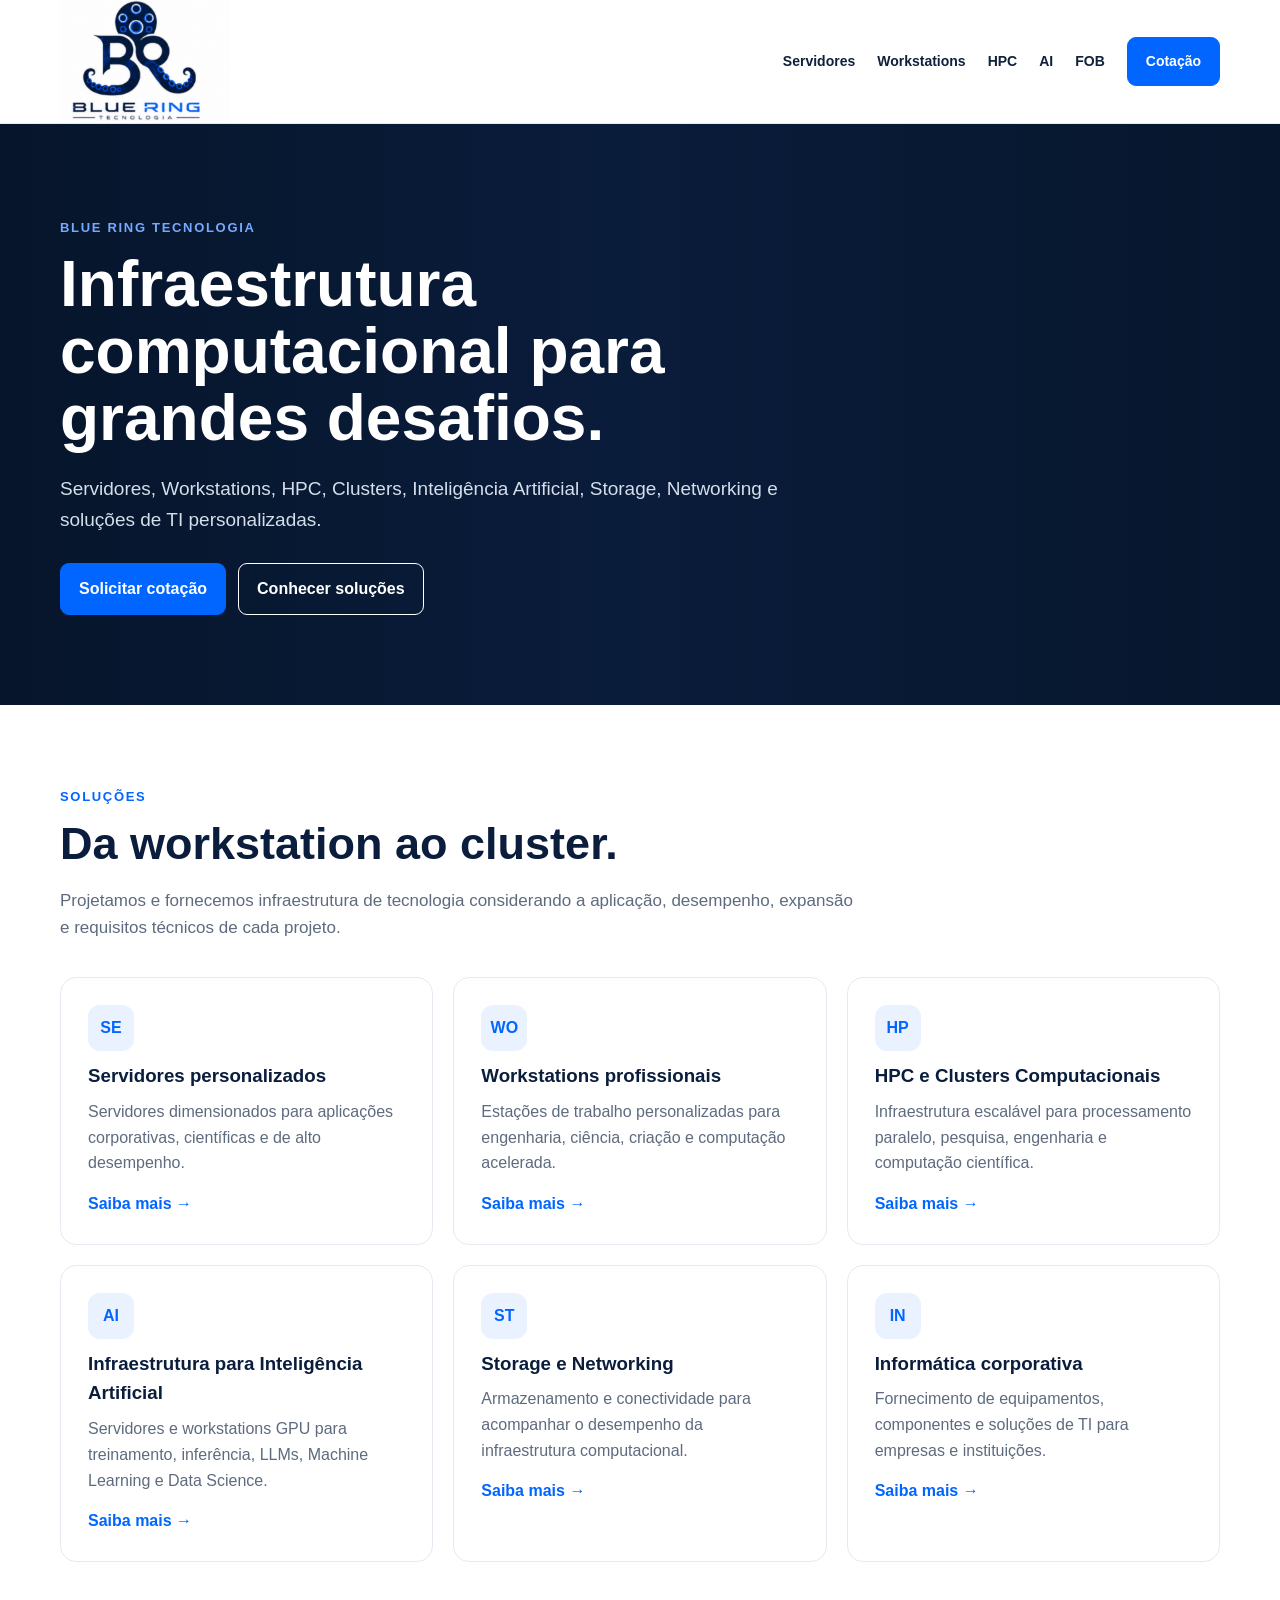
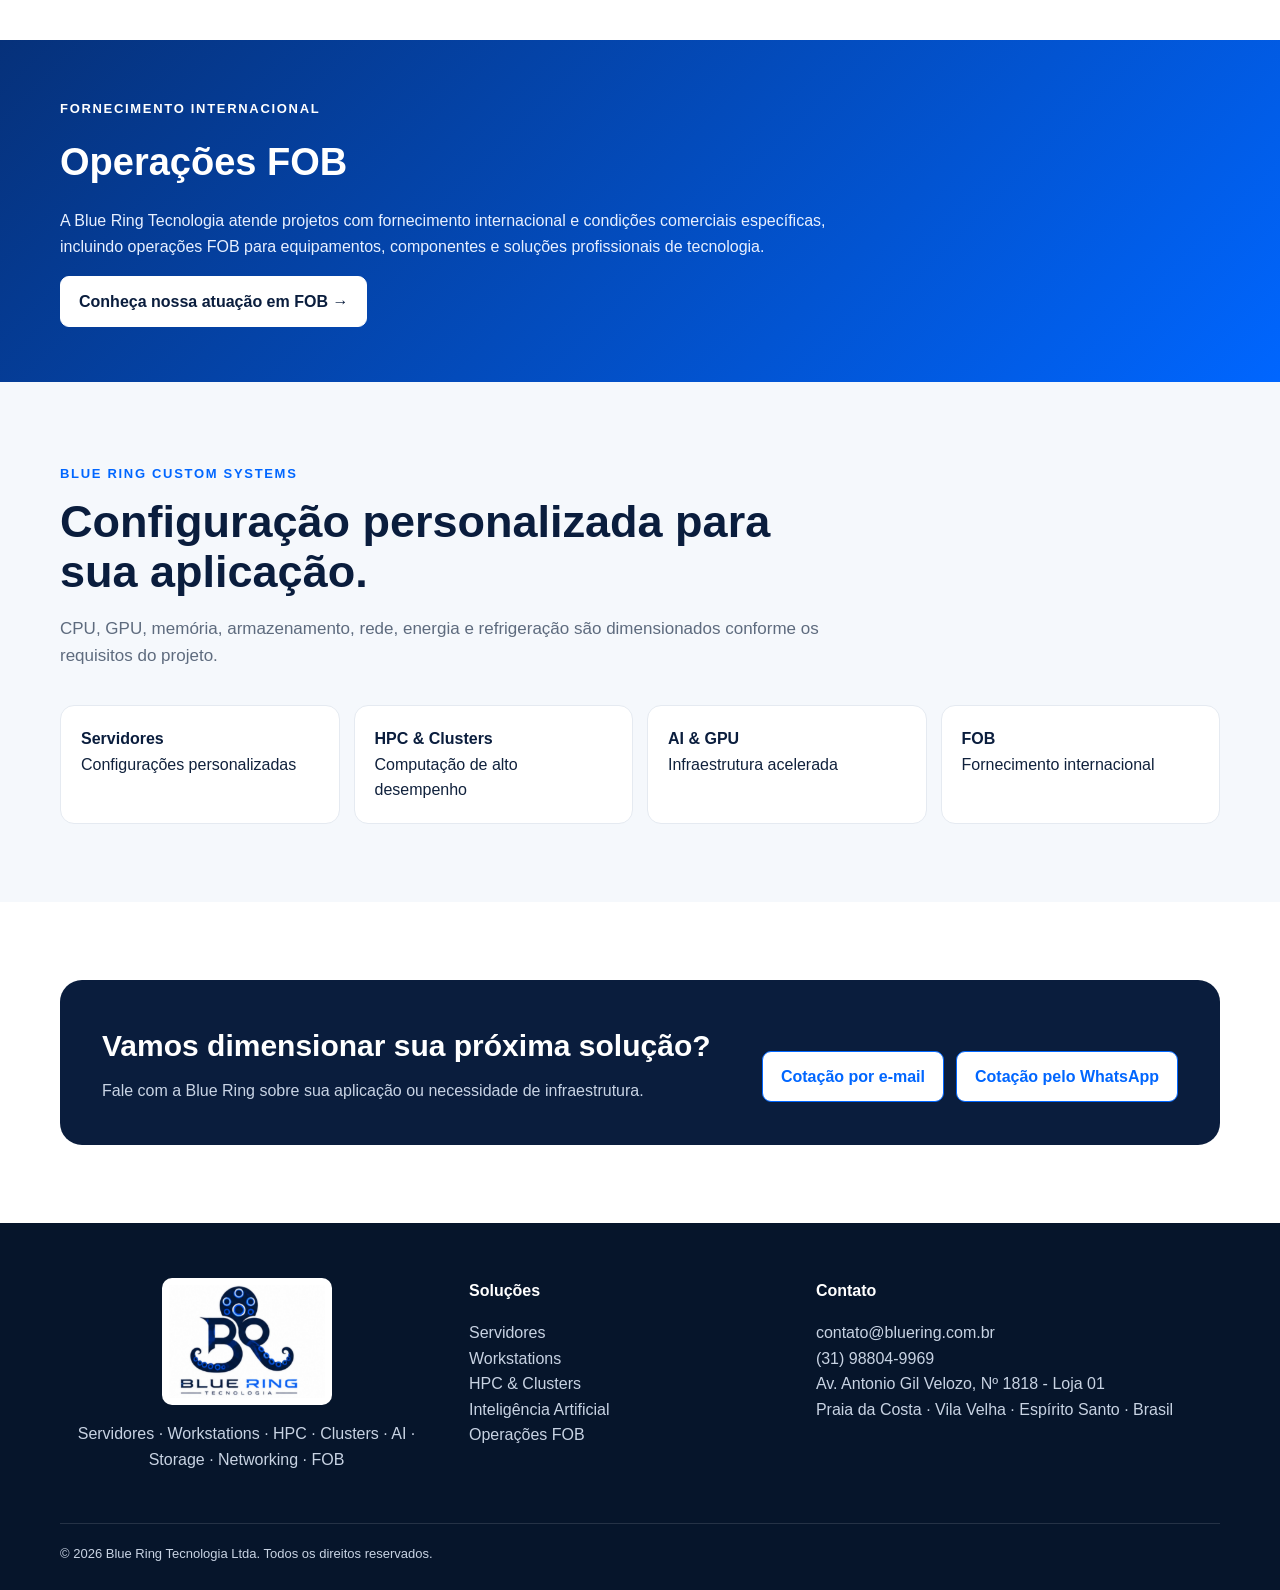
<file: index.html>
<!doctype html><html lang="pt-BR"><head><meta charset="utf-8"><meta name="viewport" content="width=device-width,initial-scale=1"><title>Servidores, Workstations, HPC, AI e FOB | Blue Ring Tecnologia</title><meta name="description" content="Blue Ring Tecnologia: servidores, workstations, HPC, clusters, infraestrutura para inteligência artificial, storage, networking, informática e operações FOB."><link rel="canonical" href="https://bluering.com.br/"><link rel="stylesheet" href="./style.css">  <link rel="icon" href="favicon.ico" sizes="any">
  <link rel="icon" type="image/png" sizes="32x32" href="favicon-32x32.png">
  <link rel="icon" type="image/png" sizes="16x16" href="favicon-16x16.png">
  <link rel="apple-touch-icon" sizes="180x180" href="apple-touch-icon.png">
</head><body><nav class="nav"><div class="wrap navin"><a class="brand" href="./"><img src="./BlueRing_Premium_4096.png" alt="Blue Ring Tecnologia"></a><div class="links"><a href="./servidores/">Servidores</a><a href="./workstations/">Workstations</a><a href="./hpc-clusters/">HPC</a><a href="./inteligencia-artificial/">AI</a><a href="./fornecimento-fob/">FOB</a><a class="btn primary" href="./contato/">Cotação</a></div><button class="menu" aria-label="Abrir menu" onclick="document.querySelector('.mobile').classList.toggle('open')">☰</button><div class="mobile"><a href="./servidores/">Servidores</a><a href="./workstations/">Workstations</a><a href="./hpc-clusters/">HPC & Clusters</a><a href="./inteligencia-artificial/">Inteligência Artificial</a><a href="./storage-networking/">Storage & Networking</a><a href="./fornecimento-fob/">Operações FOB</a><a href="./contato/">Contato / Cotação</a></div></div></nav><header class="hero hero-video"><video class="hero-bg-video" autoplay muted loop playsinline preload="metadata" aria-hidden="true"><source src="./server-rack-hero.mp4" type="video/mp4"></video><div class="hero-overlay"></div><div class="wrap hero-content"><div class="hero-copy"><span class="eyebrow">Blue Ring Tecnologia</span><h1>Infraestrutura computacional para grandes desafios.</h1><p>Servidores, Workstations, HPC, Clusters, Inteligência Artificial, Storage, Networking e soluções de TI personalizadas.</p><div class="actions"><a class="btn primary" href="./contato/">Solicitar cotação</a><a class="btn" style="border-color:#fff;color:#fff;background:transparent" href="./hpc-clusters/">Conhecer soluções</a></div></div></div></header><section class="section"><div class="wrap"><div class="head"><span class="eyebrow">Soluções</span><h2>Da workstation ao cluster.</h2><p>Projetamos e fornecemos infraestrutura de tecnologia considerando a aplicação, desempenho, expansão e requisitos técnicos de cada projeto.</p></div><div class="cards"><article class="card"><div class="icon">SE</div><h3>Servidores personalizados</h3><p>Servidores dimensionados para aplicações corporativas, científicas e de alto desempenho.</p><a class="more" href="./servidores/">Saiba mais →</a></article><article class="card"><div class="icon">WO</div><h3>Workstations profissionais</h3><p>Estações de trabalho personalizadas para engenharia, ciência, criação e computação acelerada.</p><a class="more" href="./workstations/">Saiba mais →</a></article><article class="card"><div class="icon">HP</div><h3>HPC e Clusters Computacionais</h3><p>Infraestrutura escalável para processamento paralelo, pesquisa, engenharia e computação científica.</p><a class="more" href="./hpc-clusters/">Saiba mais →</a></article><article class="card"><div class="icon">AI</div><h3>Infraestrutura para Inteligência Artificial</h3><p>Servidores e workstations GPU para treinamento, inferência, LLMs, Machine Learning e Data Science.</p><a class="more" href="./inteligencia-artificial/">Saiba mais →</a></article><article class="card"><div class="icon">ST</div><h3>Storage e Networking</h3><p>Armazenamento e conectividade para acompanhar o desempenho da infraestrutura computacional.</p><a class="more" href="./storage-networking/">Saiba mais →</a></article><article class="card"><div class="icon">IN</div><h3>Informática corporativa</h3><p>Fornecimento de equipamentos, componentes e soluções de TI para empresas e instituições.</p><a class="more" href="./informatica-corporativa/">Saiba mais →</a></article></div></div></section><section class="fob-band"><div class="wrap"><span class="eyebrow" style="color:#fff">Fornecimento internacional</span><h2>Operações FOB</h2><p>A Blue Ring Tecnologia atende projetos com fornecimento internacional e condições comerciais específicas, incluindo operações FOB para equipamentos, componentes e soluções profissionais de tecnologia.</p><a class="btn" href="./fornecimento-fob/">Conheça nossa atuação em FOB →</a></div></section><section class="section soft"><div class="wrap"><div class="head"><span class="eyebrow">Blue Ring Custom Systems</span><h2>Configuração personalizada para sua aplicação.</h2><p>CPU, GPU, memória, armazenamento, rede, energia e refrigeração são dimensionados conforme os requisitos do projeto.</p></div><div class="facts"><div class="fact"><b>Servidores</b><span>Configurações personalizadas</span></div><div class="fact"><b>HPC & Clusters</b><span>Computação de alto desempenho</span></div><div class="fact"><b>AI & GPU</b><span>Infraestrutura acelerada</span></div><div class="fact"><b>FOB</b><span>Fornecimento internacional</span></div></div></div></section><section class="section"><div class="wrap"><div class="cta"><div><h2>Vamos dimensionar sua próxima solução?</h2><p>Fale com a Blue Ring sobre sua aplicação ou necessidade de infraestrutura.</p></div><div class="actions"><a class="btn" href="./contato/#cotacao">Cotação por e-mail</a><a class="btn" href="https://wa.me/5531988049969?text=Olá%2C%20Blue%20Ring%20Tecnologia!%20Gostaria%20de%20solicitar%20uma%20cotação." target="_blank">Cotação pelo WhatsApp</a></div></div></div></section><footer><div class="wrap"><div class="foot"><div><a href="./"><img src="./BlueRing_Premium_4096.png" alt="Blue Ring Tecnologia"></a><p>Servidores · Workstations · HPC · Clusters · AI · Storage · Networking · FOB</p></div><div><strong>Soluções</strong><p><a href="./servidores/">Servidores</a><br><a href="./workstations/">Workstations</a><br><a href="./hpc-clusters/">HPC & Clusters</a><br><a href="./inteligencia-artificial/">Inteligência Artificial</a><br><a href="./fornecimento-fob/">Operações FOB</a></p></div><div><strong>Contato</strong><p><a href="mailto:contato@bluering.com.br">contato@bluering.com.br</a><br><a href="https://wa.me/5531988049969">(31) 98804-9969</a><br>Av. Antonio Gil Velozo, Nº 1818 - Loja 01<br>Praia da Costa · Vila Velha · Espírito Santo · Brasil</p></div></div><div class="copyright">© 2026 Blue Ring Tecnologia Ltda. Todos os direitos reservados.</div></div></footer></body></html>
</file>
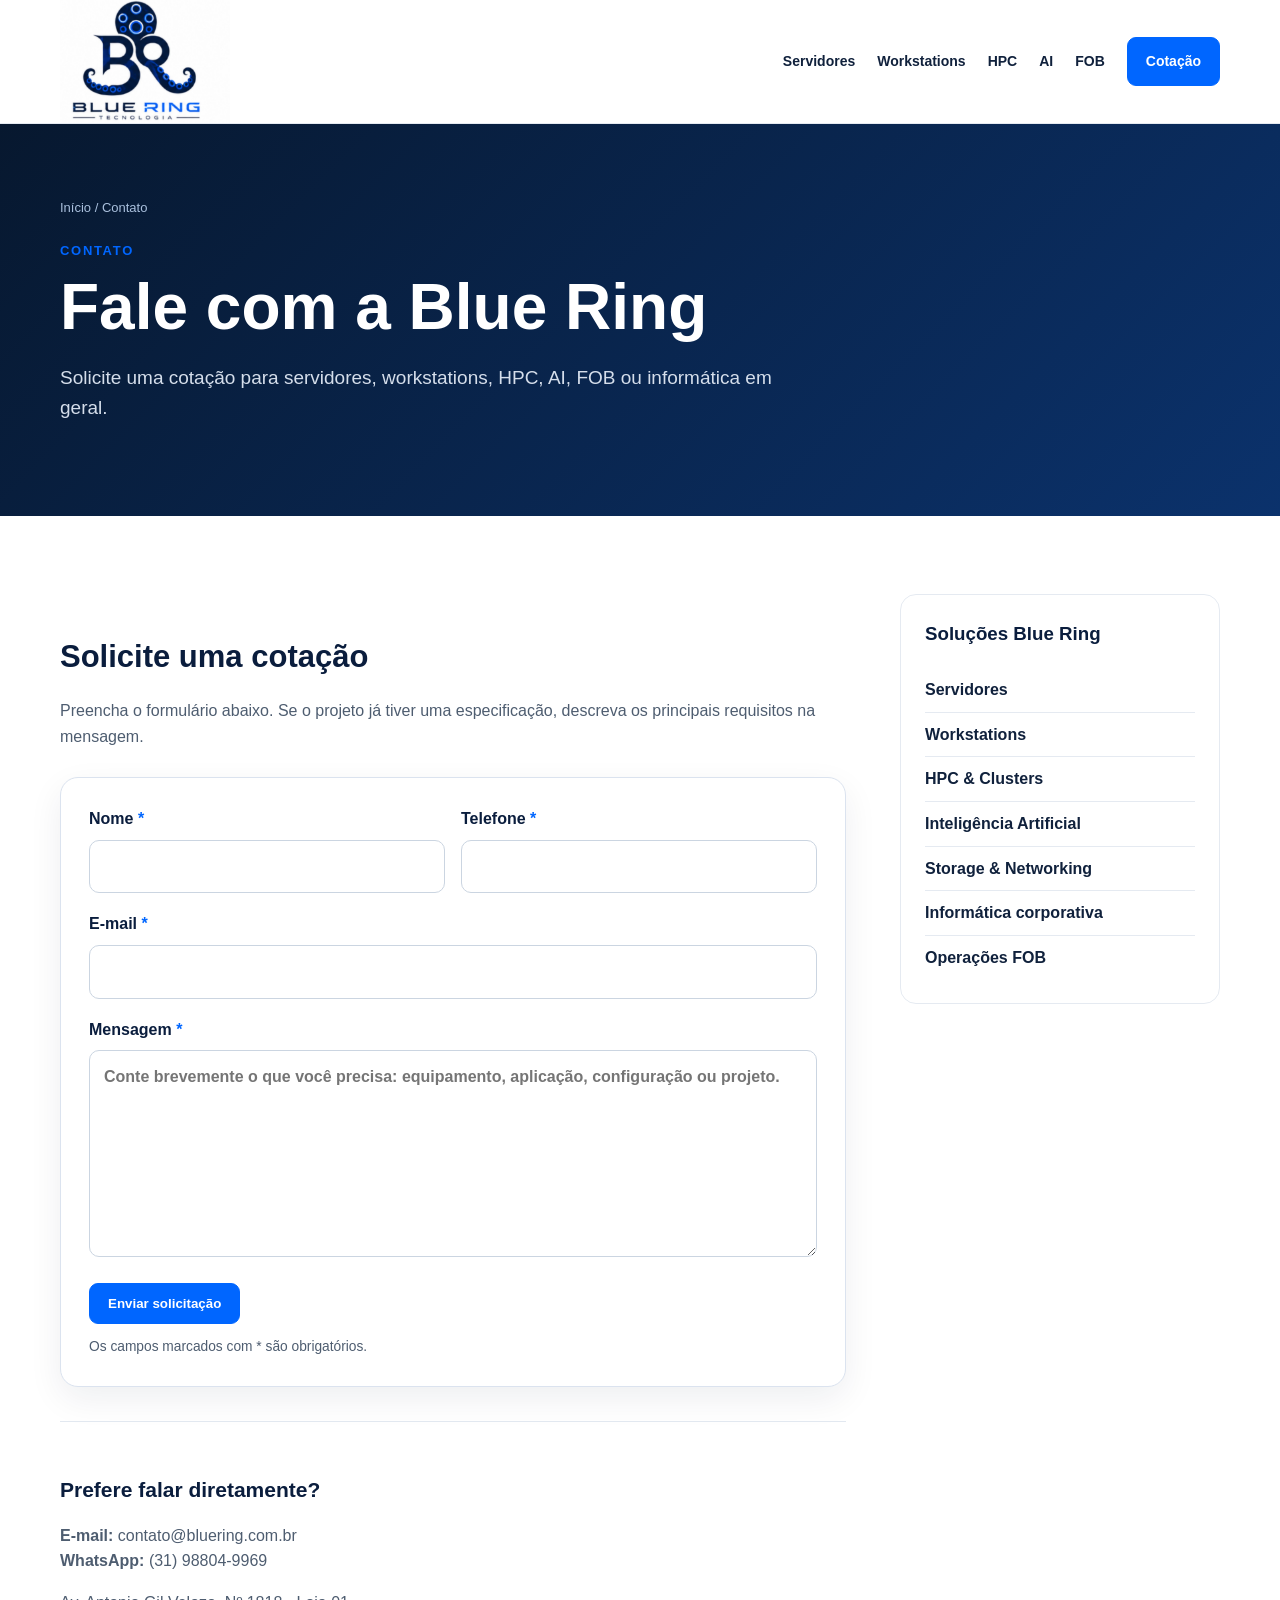
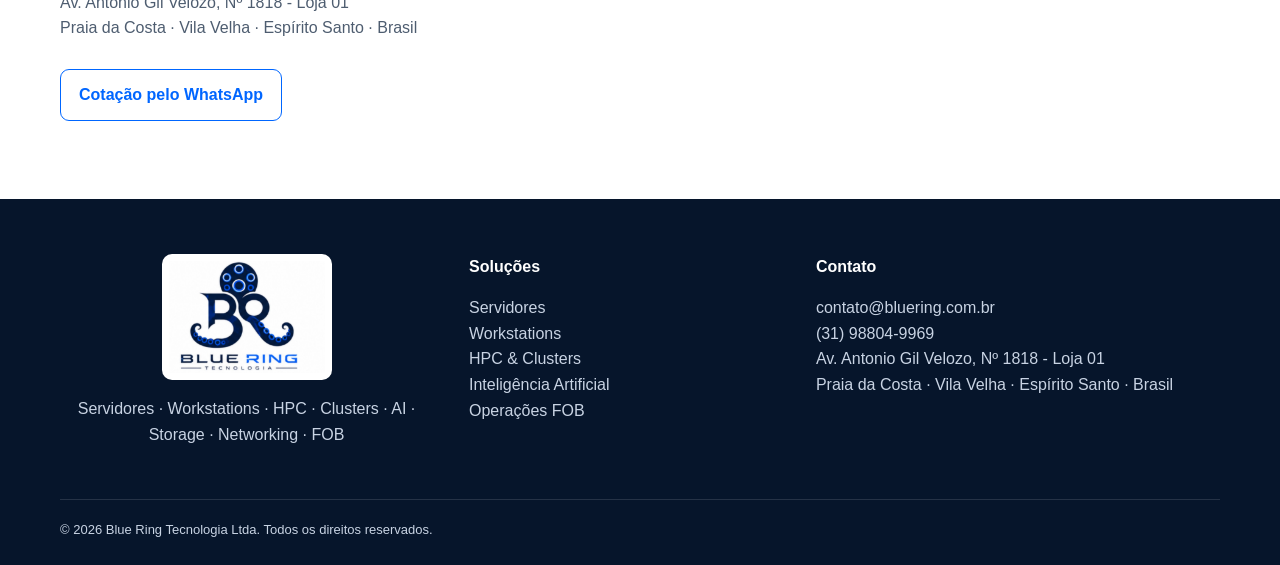
<file: contato/index.html>
<!doctype html><html lang="pt-BR"><head><meta charset="utf-8"><meta name="viewport" content="width=device-width,initial-scale=1"><title>Fale com a Blue Ring | Blue Ring Tecnologia</title><meta name="description" content="Solicite uma cotação para servidores, workstations, HPC, AI, FOB ou informática em geral."><link rel="canonical" href="https://bluering.com.br/contato/"><link rel="stylesheet" href="../style.css">  <link rel="icon" href="../favicon.ico" sizes="any">
  <link rel="icon" type="image/png" sizes="32x32" href="../favicon-32x32.png">
  <link rel="icon" type="image/png" sizes="16x16" href="../favicon-16x16.png">
  <link rel="apple-touch-icon" sizes="180x180" href="../apple-touch-icon.png">
</head><body><nav class="nav"><div class="wrap navin"><a class="brand" href="../"><img src="../BlueRing_Premium_4096.png" alt="Blue Ring Tecnologia"></a><div class="links"><a href="../servidores/">Servidores</a><a href="../workstations/">Workstations</a><a href="../hpc-clusters/">HPC</a><a href="../inteligencia-artificial/">AI</a><a href="../fornecimento-fob/">FOB</a><a class="btn primary" href="../contato/">Cotação</a></div><button class="menu" aria-label="Abrir menu" onclick="document.querySelector('.mobile').classList.toggle('open')">☰</button><div class="mobile"><a href="../servidores/">Servidores</a><a href="../workstations/">Workstations</a><a href="../hpc-clusters/">HPC & Clusters</a><a href="../inteligencia-artificial/">Inteligência Artificial</a><a href="../storage-networking/">Storage & Networking</a><a href="../fornecimento-fob/">Operações FOB</a><a href="../contato/">Contato / Cotação</a></div></div></nav><header class="pagehero"><div class="wrap"><div class="breadcrumbs"><a href="../">Início</a> / Contato</div><span class="eyebrow">Contato</span><h1>Fale com a Blue Ring</h1><p>Solicite uma cotação para servidores, workstations, HPC, AI, FOB ou informática em geral.</p></div></header><main class="section"><div class="wrap content"><article class="prose"><h2 id="cotacao">Solicite uma cotação</h2><p>Preencha o formulário abaixo. Se o projeto já tiver uma especificação, descreva os principais requisitos na mensagem.</p><form class="quote-form" action="https://formsubmit.co/contato@bluering.com.br" method="POST"><input type="hidden" name="_subject" value="Nova solicitação de cotação - Site Blue Ring"><input type="hidden" name="_template" value="table"><input type="text" name="_honey" class="form-trap" tabindex="-1" autocomplete="off"><div class="form-grid"><label>Nome <span>*</span><input type="text" name="Nome" autocomplete="name" required></label><label>Telefone <span>*</span><input type="tel" name="Telefone" autocomplete="tel" required></label></div><label>E-mail <span>*</span><input type="email" name="Email" autocomplete="email" required></label><label>Mensagem <span>*</span><textarea name="Mensagem" rows="7" required placeholder="Conte brevemente o que você precisa: equipamento, aplicação, configuração ou projeto."></textarea></label><button class="btn primary" type="submit">Enviar solicitação</button><p class="form-note">Os campos marcados com * são obrigatórios.</p></form><div class="contact-direct"><h3>Prefere falar diretamente?</h3><p><strong>E-mail:</strong> <a class="more" href="mailto:contato@bluering.com.br">contato@bluering.com.br</a><br><strong>WhatsApp:</strong> <a class="more" href="https://wa.me/5531988049969" target="_blank" rel="noopener">(31) 98804-9969</a></p><p>Av. Antonio Gil Velozo, Nº 1818 - Loja 01<br>Praia da Costa · Vila Velha · Espírito Santo · Brasil</p><div class="actions"><a class="btn" href="https://wa.me/5531988049969?text=Olá%2C%20Blue%20Ring%20Tecnologia!%20Gostaria%20de%20solicitar%20uma%20cotação." target="_blank" rel="noopener">Cotação pelo WhatsApp</a></div></div></article><aside class="aside"><h3>Soluções Blue Ring</h3><a href="../servidores/">Servidores</a><a href="../workstations/">Workstations</a><a href="../hpc-clusters/">HPC & Clusters</a><a href="../inteligencia-artificial/">Inteligência Artificial</a><a href="../storage-networking/">Storage & Networking</a><a href="../informatica-corporativa/">Informática corporativa</a><a href="../fornecimento-fob/">Operações FOB</a></aside></div></main><footer><div class="wrap"><div class="foot"><div><a href="../"><img src="../BlueRing_Premium_4096.png" alt="Blue Ring Tecnologia"></a><p>Servidores · Workstations · HPC · Clusters · AI · Storage · Networking · FOB</p></div><div><strong>Soluções</strong><p><a href="../servidores/">Servidores</a><br><a href="../workstations/">Workstations</a><br><a href="../hpc-clusters/">HPC & Clusters</a><br><a href="../inteligencia-artificial/">Inteligência Artificial</a><br><a href="../fornecimento-fob/">Operações FOB</a></p></div><div><strong>Contato</strong><p><a href="mailto:contato@bluering.com.br">contato@bluering.com.br</a><br><a href="https://wa.me/5531988049969">(31) 98804-9969</a><br>Av. Antonio Gil Velozo, Nº 1818 - Loja 01<br>Praia da Costa · Vila Velha · Espírito Santo · Brasil</p></div></div><div class="copyright">© 2026 Blue Ring Tecnologia Ltda. Todos os direitos reservados.</div></div></footer></body></html>
</file>
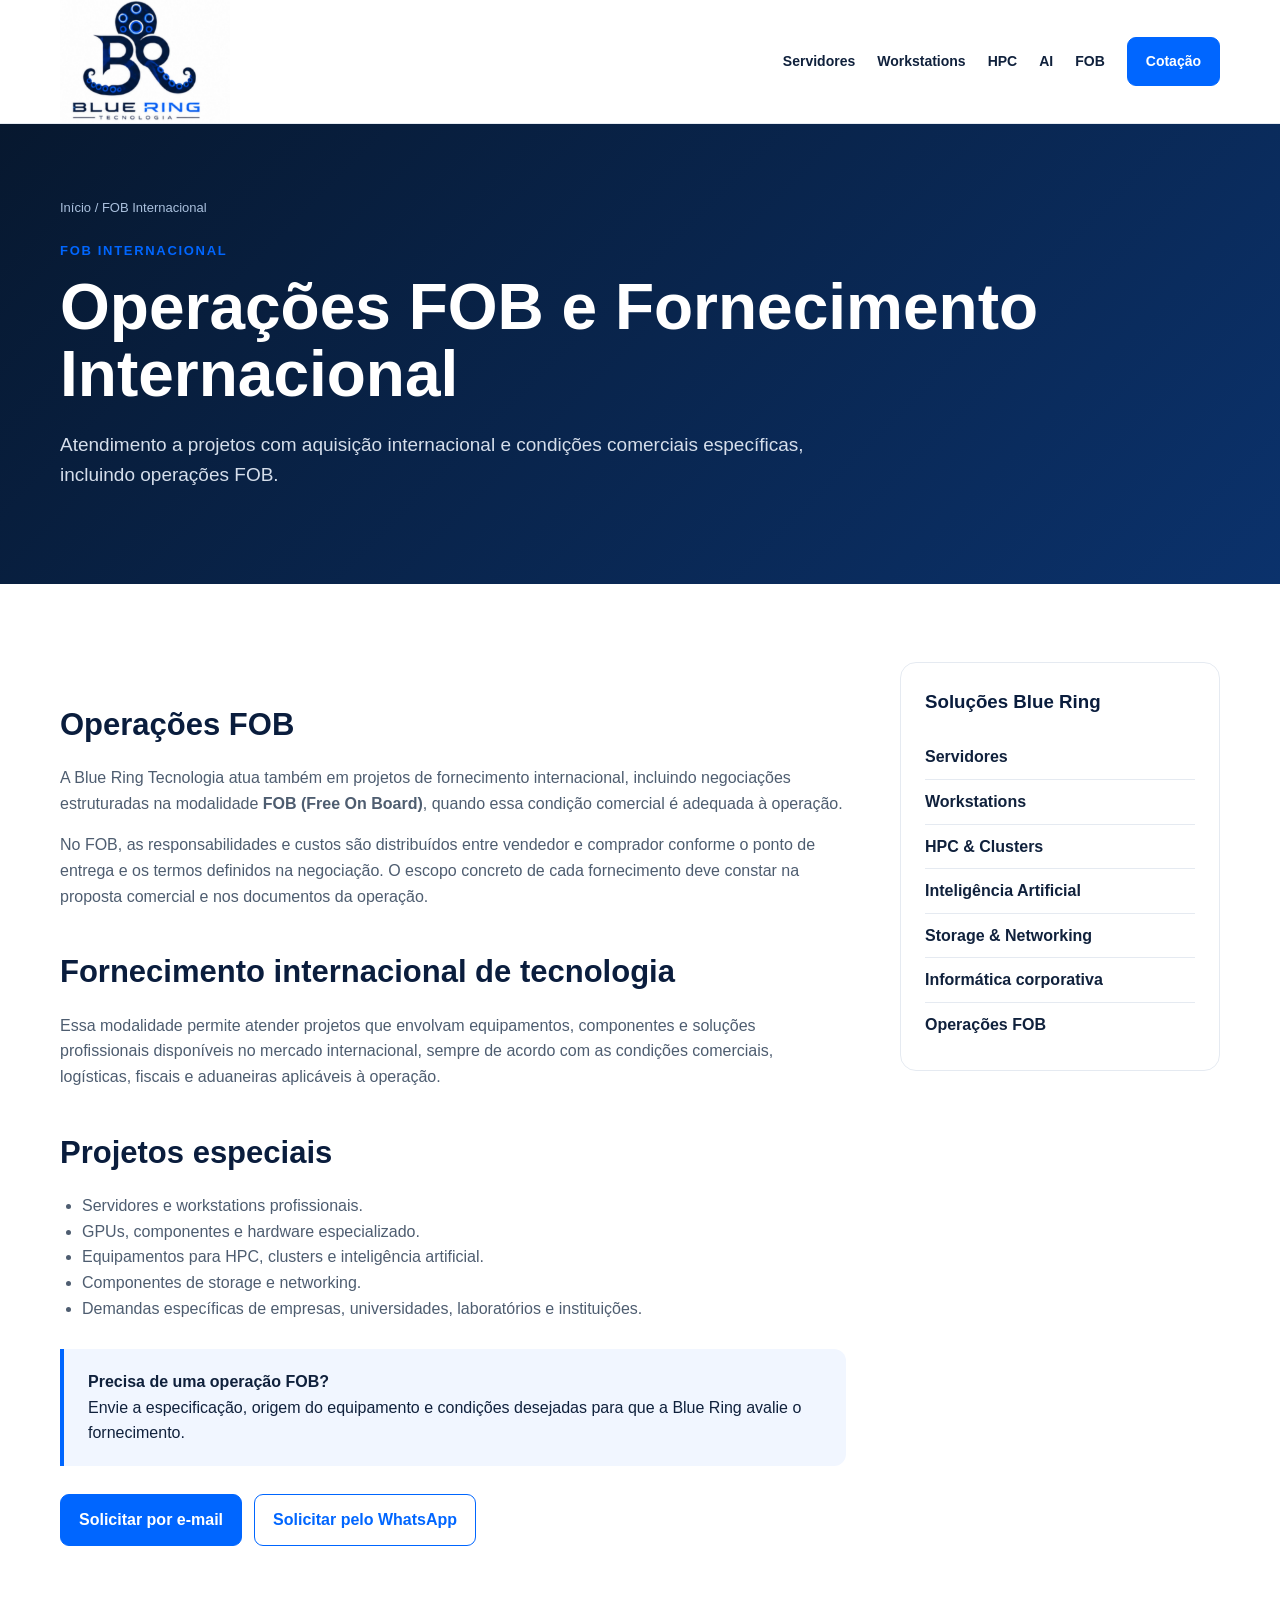
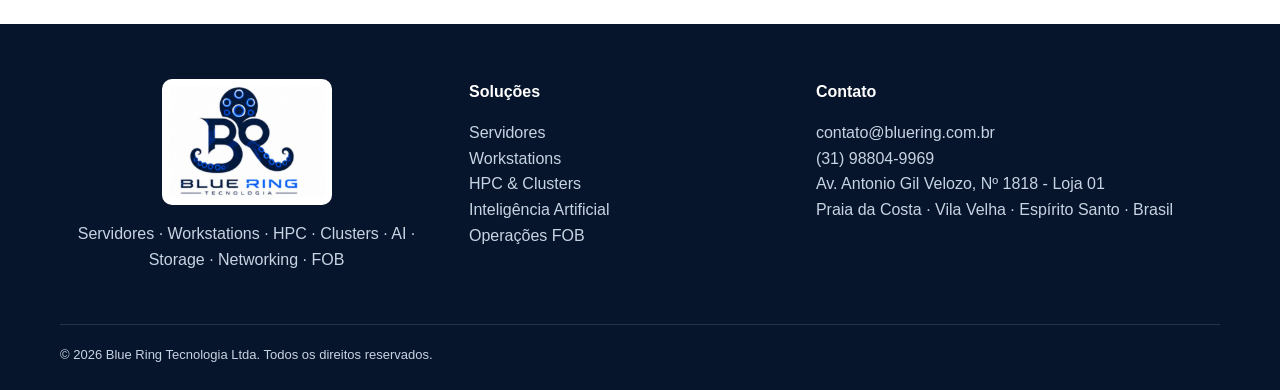
<file: fornecimento-fob/index.html>
<!doctype html><html lang="pt-BR"><head><meta charset="utf-8"><meta name="viewport" content="width=device-width,initial-scale=1"><title>Operações FOB e Fornecimento Internacional | Blue Ring Tecnologia</title><meta name="description" content="Atendimento a projetos com aquisição internacional e condições comerciais específicas, incluindo operações FOB."><link rel="canonical" href="https://bluering.com.br/fornecimento-fob/"><link rel="stylesheet" href="../style.css">  <link rel="icon" href="../favicon.ico" sizes="any">
  <link rel="icon" type="image/png" sizes="32x32" href="../favicon-32x32.png">
  <link rel="icon" type="image/png" sizes="16x16" href="../favicon-16x16.png">
  <link rel="apple-touch-icon" sizes="180x180" href="../apple-touch-icon.png">
</head><body><nav class="nav"><div class="wrap navin"><a class="brand" href="../"><img src="../BlueRing_Premium_4096.png" alt="Blue Ring Tecnologia"></a><div class="links"><a href="../servidores/">Servidores</a><a href="../workstations/">Workstations</a><a href="../hpc-clusters/">HPC</a><a href="../inteligencia-artificial/">AI</a><a href="../fornecimento-fob/">FOB</a><a class="btn primary" href="../contato/">Cotação</a></div><button class="menu" aria-label="Abrir menu" onclick="document.querySelector('.mobile').classList.toggle('open')">☰</button><div class="mobile"><a href="../servidores/">Servidores</a><a href="../workstations/">Workstations</a><a href="../hpc-clusters/">HPC & Clusters</a><a href="../inteligencia-artificial/">Inteligência Artificial</a><a href="../storage-networking/">Storage & Networking</a><a href="../fornecimento-fob/">Operações FOB</a><a href="../contato/">Contato / Cotação</a></div></div></nav><header class="pagehero"><div class="wrap"><div class="breadcrumbs"><a href="../">Início</a> / FOB Internacional</div><span class="eyebrow">FOB Internacional</span><h1>Operações FOB e Fornecimento Internacional</h1><p>Atendimento a projetos com aquisição internacional e condições comerciais específicas, incluindo operações FOB.</p></div></header><main class="section"><div class="wrap content"><article class="prose"><h2>Operações FOB</h2><p>A Blue Ring Tecnologia atua também em projetos de fornecimento internacional, incluindo negociações estruturadas na modalidade <strong>FOB (Free On Board)</strong>, quando essa condição comercial é adequada à operação.</p><p>No FOB, as responsabilidades e custos são distribuídos entre vendedor e comprador conforme o ponto de entrega e os termos definidos na negociação. O escopo concreto de cada fornecimento deve constar na proposta comercial e nos documentos da operação.</p><h2>Fornecimento internacional de tecnologia</h2><p>Essa modalidade permite atender projetos que envolvam equipamentos, componentes e soluções profissionais disponíveis no mercado internacional, sempre de acordo com as condições comerciais, logísticas, fiscais e aduaneiras aplicáveis à operação.</p><h2>Projetos especiais</h2><ul><li>Servidores e workstations profissionais.</li><li>GPUs, componentes e hardware especializado.</li><li>Equipamentos para HPC, clusters e inteligência artificial.</li><li>Componentes de storage e networking.</li><li>Demandas específicas de empresas, universidades, laboratórios e instituições.</li></ul><div class="highlight"><strong>Precisa de uma operação FOB?</strong><br>Envie a especificação, origem do equipamento e condições desejadas para que a Blue Ring avalie o fornecimento.</div><div class="actions"><a class="btn primary" href="../contato/#cotacao">Solicitar por e-mail</a><a class="btn" href="https://wa.me/5531988049969?text=Olá%2C%20Blue%20Ring%20Tecnologia!%20Gostaria%20de%20uma%20cotação%20sobre%20fornecimento-fob." target="_blank">Solicitar pelo WhatsApp</a></div></article><aside class="aside"><h3>Soluções Blue Ring</h3><a href="../servidores/">Servidores</a><a href="../workstations/">Workstations</a><a href="../hpc-clusters/">HPC & Clusters</a><a href="../inteligencia-artificial/">Inteligência Artificial</a><a href="../storage-networking/">Storage & Networking</a><a href="../informatica-corporativa/">Informática corporativa</a><a href="../fornecimento-fob/">Operações FOB</a></aside></div></main><footer><div class="wrap"><div class="foot"><div><a href="../"><img src="../BlueRing_Premium_4096.png" alt="Blue Ring Tecnologia"></a><p>Servidores · Workstations · HPC · Clusters · AI · Storage · Networking · FOB</p></div><div><strong>Soluções</strong><p><a href="../servidores/">Servidores</a><br><a href="../workstations/">Workstations</a><br><a href="../hpc-clusters/">HPC & Clusters</a><br><a href="../inteligencia-artificial/">Inteligência Artificial</a><br><a href="../fornecimento-fob/">Operações FOB</a></p></div><div><strong>Contato</strong><p><a href="mailto:contato@bluering.com.br">contato@bluering.com.br</a><br><a href="https://wa.me/5531988049969">(31) 98804-9969</a><br>Av. Antonio Gil Velozo, Nº 1818 - Loja 01<br>Praia da Costa · Vila Velha · Espírito Santo · Brasil</p></div></div><div class="copyright">© 2026 Blue Ring Tecnologia Ltda. Todos os direitos reservados.</div></div></footer></body></html>
</file>
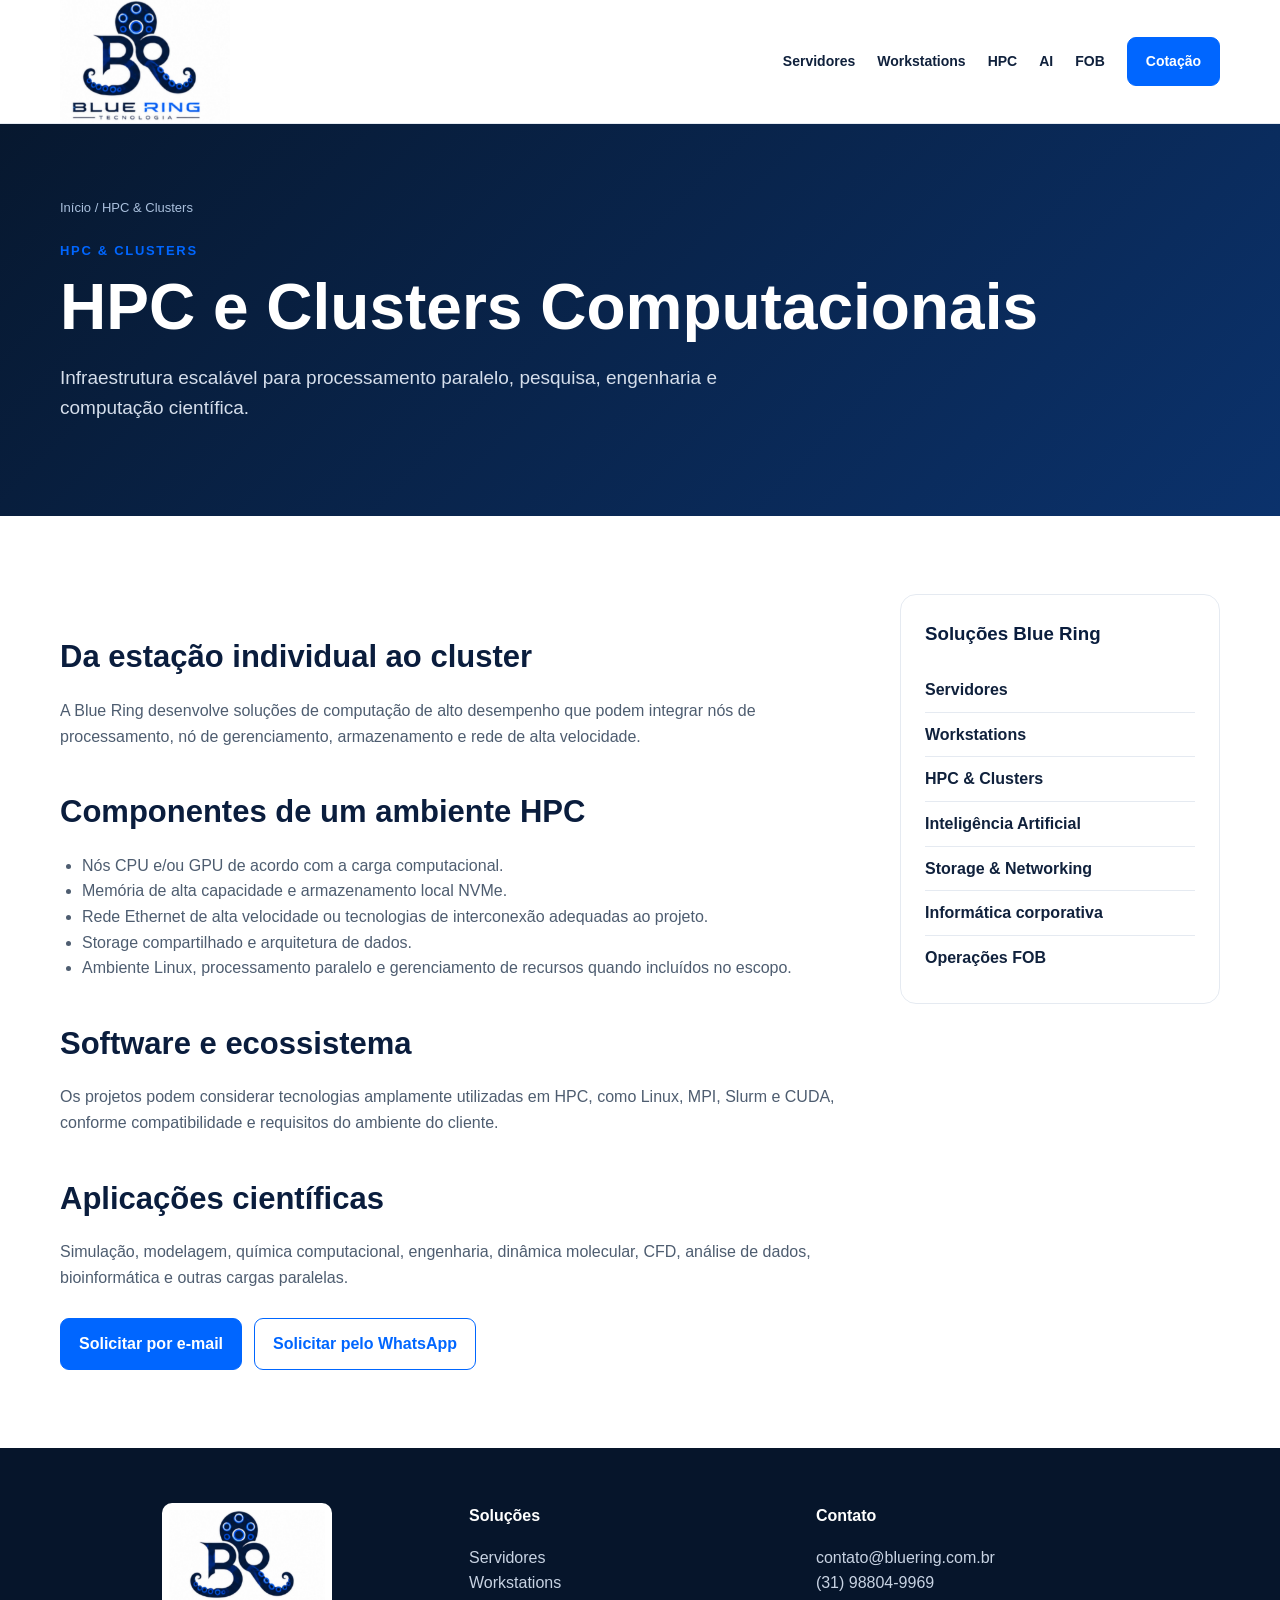
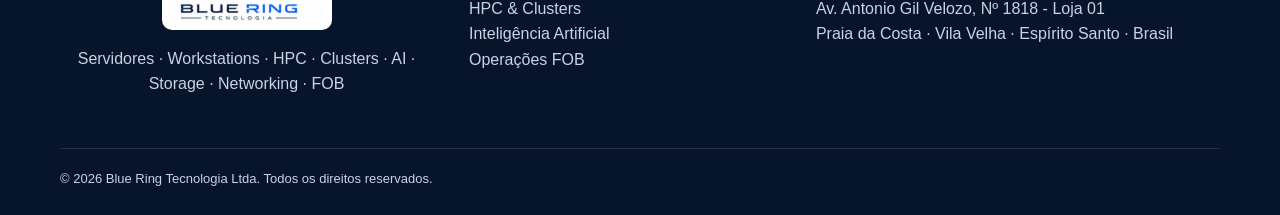
<file: hpc-clusters/index.html>
<!doctype html><html lang="pt-BR"><head><meta charset="utf-8"><meta name="viewport" content="width=device-width,initial-scale=1"><title>HPC e Clusters Computacionais | Blue Ring Tecnologia</title><meta name="description" content="Infraestrutura escalável para processamento paralelo, pesquisa, engenharia e computação científica."><link rel="canonical" href="https://bluering.com.br/hpc-clusters/"><link rel="stylesheet" href="../style.css">  <link rel="icon" href="../favicon.ico" sizes="any">
  <link rel="icon" type="image/png" sizes="32x32" href="../favicon-32x32.png">
  <link rel="icon" type="image/png" sizes="16x16" href="../favicon-16x16.png">
  <link rel="apple-touch-icon" sizes="180x180" href="../apple-touch-icon.png">
</head><body><nav class="nav"><div class="wrap navin"><a class="brand" href="../"><img src="../BlueRing_Premium_4096.png" alt="Blue Ring Tecnologia"></a><div class="links"><a href="../servidores/">Servidores</a><a href="../workstations/">Workstations</a><a href="../hpc-clusters/">HPC</a><a href="../inteligencia-artificial/">AI</a><a href="../fornecimento-fob/">FOB</a><a class="btn primary" href="../contato/">Cotação</a></div><button class="menu" aria-label="Abrir menu" onclick="document.querySelector('.mobile').classList.toggle('open')">☰</button><div class="mobile"><a href="../servidores/">Servidores</a><a href="../workstations/">Workstations</a><a href="../hpc-clusters/">HPC & Clusters</a><a href="../inteligencia-artificial/">Inteligência Artificial</a><a href="../storage-networking/">Storage & Networking</a><a href="../fornecimento-fob/">Operações FOB</a><a href="../contato/">Contato / Cotação</a></div></div></nav><header class="pagehero"><div class="wrap"><div class="breadcrumbs"><a href="../">Início</a> / HPC & Clusters</div><span class="eyebrow">HPC & Clusters</span><h1>HPC e Clusters Computacionais</h1><p>Infraestrutura escalável para processamento paralelo, pesquisa, engenharia e computação científica.</p></div></header><main class="section"><div class="wrap content"><article class="prose"><h2>Da estação individual ao cluster</h2><p>A Blue Ring desenvolve soluções de computação de alto desempenho que podem integrar nós de processamento, nó de gerenciamento, armazenamento e rede de alta velocidade.</p><h2>Componentes de um ambiente HPC</h2><ul><li>Nós CPU e/ou GPU de acordo com a carga computacional.</li><li>Memória de alta capacidade e armazenamento local NVMe.</li><li>Rede Ethernet de alta velocidade ou tecnologias de interconexão adequadas ao projeto.</li><li>Storage compartilhado e arquitetura de dados.</li><li>Ambiente Linux, processamento paralelo e gerenciamento de recursos quando incluídos no escopo.</li></ul><h2>Software e ecossistema</h2><p>Os projetos podem considerar tecnologias amplamente utilizadas em HPC, como Linux, MPI, Slurm e CUDA, conforme compatibilidade e requisitos do ambiente do cliente.</p><h2>Aplicações científicas</h2><p>Simulação, modelagem, química computacional, engenharia, dinâmica molecular, CFD, análise de dados, bioinformática e outras cargas paralelas.</p><div class="actions"><a class="btn primary" href="../contato/#cotacao">Solicitar por e-mail</a><a class="btn" href="https://wa.me/5531988049969?text=Olá%2C%20Blue%20Ring%20Tecnologia!%20Gostaria%20de%20uma%20cotação%20sobre%20hpc-clusters." target="_blank">Solicitar pelo WhatsApp</a></div></article><aside class="aside"><h3>Soluções Blue Ring</h3><a href="../servidores/">Servidores</a><a href="../workstations/">Workstations</a><a href="../hpc-clusters/">HPC & Clusters</a><a href="../inteligencia-artificial/">Inteligência Artificial</a><a href="../storage-networking/">Storage & Networking</a><a href="../informatica-corporativa/">Informática corporativa</a><a href="../fornecimento-fob/">Operações FOB</a></aside></div></main><footer><div class="wrap"><div class="foot"><div><a href="../"><img src="../BlueRing_Premium_4096.png" alt="Blue Ring Tecnologia"></a><p>Servidores · Workstations · HPC · Clusters · AI · Storage · Networking · FOB</p></div><div><strong>Soluções</strong><p><a href="../servidores/">Servidores</a><br><a href="../workstations/">Workstations</a><br><a href="../hpc-clusters/">HPC & Clusters</a><br><a href="../inteligencia-artificial/">Inteligência Artificial</a><br><a href="../fornecimento-fob/">Operações FOB</a></p></div><div><strong>Contato</strong><p><a href="mailto:contato@bluering.com.br">contato@bluering.com.br</a><br><a href="https://wa.me/5531988049969">(31) 98804-9969</a><br>Av. Antonio Gil Velozo, Nº 1818 - Loja 01<br>Praia da Costa · Vila Velha · Espírito Santo · Brasil</p></div></div><div class="copyright">© 2026 Blue Ring Tecnologia Ltda. Todos os direitos reservados.</div></div></footer></body></html>
</file>
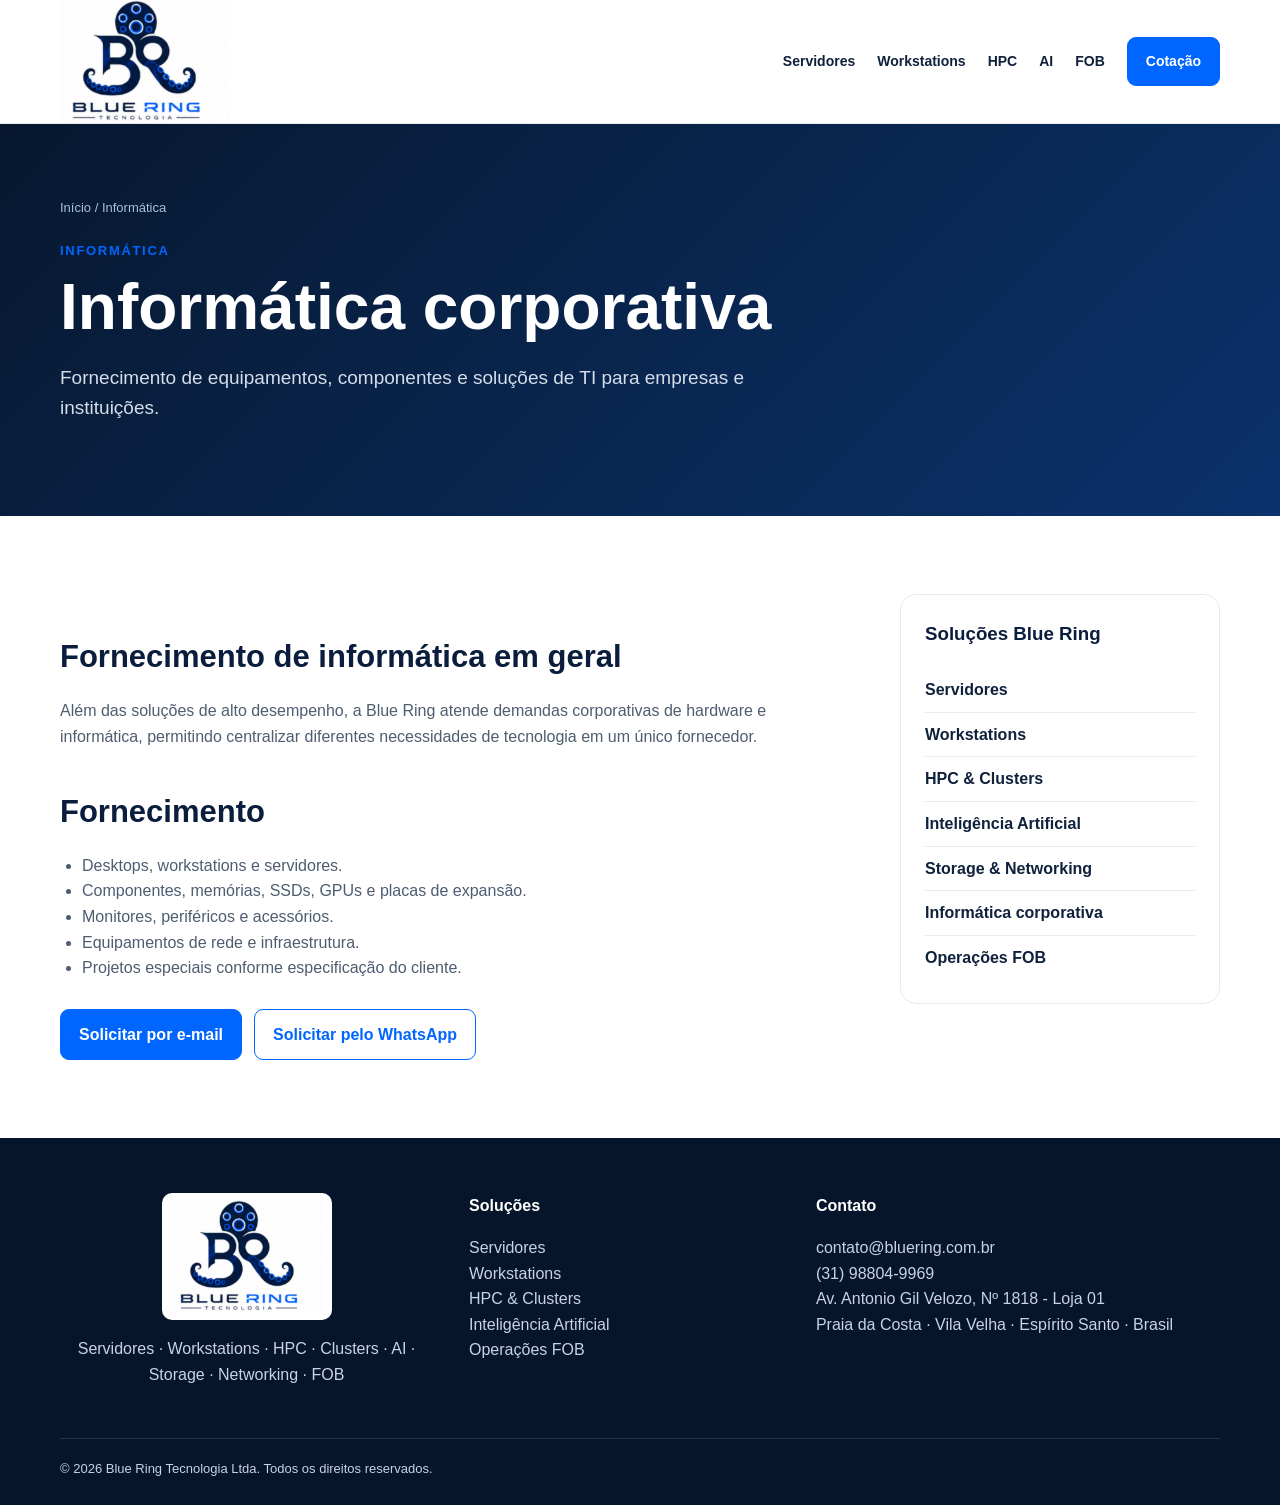
<file: informatica-corporativa/index.html>
<!doctype html><html lang="pt-BR"><head><meta charset="utf-8"><meta name="viewport" content="width=device-width,initial-scale=1"><title>Informática corporativa | Blue Ring Tecnologia</title><meta name="description" content="Fornecimento de equipamentos, componentes e soluções de TI para empresas e instituições."><link rel="canonical" href="https://bluering.com.br/informatica-corporativa/"><link rel="stylesheet" href="../style.css">  <link rel="icon" href="../favicon.ico" sizes="any">
  <link rel="icon" type="image/png" sizes="32x32" href="../favicon-32x32.png">
  <link rel="icon" type="image/png" sizes="16x16" href="../favicon-16x16.png">
  <link rel="apple-touch-icon" sizes="180x180" href="../apple-touch-icon.png">
</head><body><nav class="nav"><div class="wrap navin"><a class="brand" href="../"><img src="../BlueRing_Premium_4096.png" alt="Blue Ring Tecnologia"></a><div class="links"><a href="../servidores/">Servidores</a><a href="../workstations/">Workstations</a><a href="../hpc-clusters/">HPC</a><a href="../inteligencia-artificial/">AI</a><a href="../fornecimento-fob/">FOB</a><a class="btn primary" href="../contato/">Cotação</a></div><button class="menu" aria-label="Abrir menu" onclick="document.querySelector('.mobile').classList.toggle('open')">☰</button><div class="mobile"><a href="../servidores/">Servidores</a><a href="../workstations/">Workstations</a><a href="../hpc-clusters/">HPC & Clusters</a><a href="../inteligencia-artificial/">Inteligência Artificial</a><a href="../storage-networking/">Storage & Networking</a><a href="../fornecimento-fob/">Operações FOB</a><a href="../contato/">Contato / Cotação</a></div></div></nav><header class="pagehero"><div class="wrap"><div class="breadcrumbs"><a href="../">Início</a> / Informática</div><span class="eyebrow">Informática</span><h1>Informática corporativa</h1><p>Fornecimento de equipamentos, componentes e soluções de TI para empresas e instituições.</p></div></header><main class="section"><div class="wrap content"><article class="prose"><h2>Fornecimento de informática em geral</h2><p>Além das soluções de alto desempenho, a Blue Ring atende demandas corporativas de hardware e informática, permitindo centralizar diferentes necessidades de tecnologia em um único fornecedor.</p><h2>Fornecimento</h2><ul><li>Desktops, workstations e servidores.</li><li>Componentes, memórias, SSDs, GPUs e placas de expansão.</li><li>Monitores, periféricos e acessórios.</li><li>Equipamentos de rede e infraestrutura.</li><li>Projetos especiais conforme especificação do cliente.</li></ul><div class="actions"><a class="btn primary" href="../contato/#cotacao">Solicitar por e-mail</a><a class="btn" href="https://wa.me/5531988049969?text=Olá%2C%20Blue%20Ring%20Tecnologia!%20Gostaria%20de%20uma%20cotação%20sobre%20informatica-corporativa." target="_blank">Solicitar pelo WhatsApp</a></div></article><aside class="aside"><h3>Soluções Blue Ring</h3><a href="../servidores/">Servidores</a><a href="../workstations/">Workstations</a><a href="../hpc-clusters/">HPC & Clusters</a><a href="../inteligencia-artificial/">Inteligência Artificial</a><a href="../storage-networking/">Storage & Networking</a><a href="../informatica-corporativa/">Informática corporativa</a><a href="../fornecimento-fob/">Operações FOB</a></aside></div></main><footer><div class="wrap"><div class="foot"><div><a href="../"><img src="../BlueRing_Premium_4096.png" alt="Blue Ring Tecnologia"></a><p>Servidores · Workstations · HPC · Clusters · AI · Storage · Networking · FOB</p></div><div><strong>Soluções</strong><p><a href="../servidores/">Servidores</a><br><a href="../workstations/">Workstations</a><br><a href="../hpc-clusters/">HPC & Clusters</a><br><a href="../inteligencia-artificial/">Inteligência Artificial</a><br><a href="../fornecimento-fob/">Operações FOB</a></p></div><div><strong>Contato</strong><p><a href="mailto:contato@bluering.com.br">contato@bluering.com.br</a><br><a href="https://wa.me/5531988049969">(31) 98804-9969</a><br>Av. Antonio Gil Velozo, Nº 1818 - Loja 01<br>Praia da Costa · Vila Velha · Espírito Santo · Brasil</p></div></div><div class="copyright">© 2026 Blue Ring Tecnologia Ltda. Todos os direitos reservados.</div></div></footer></body></html>
</file>
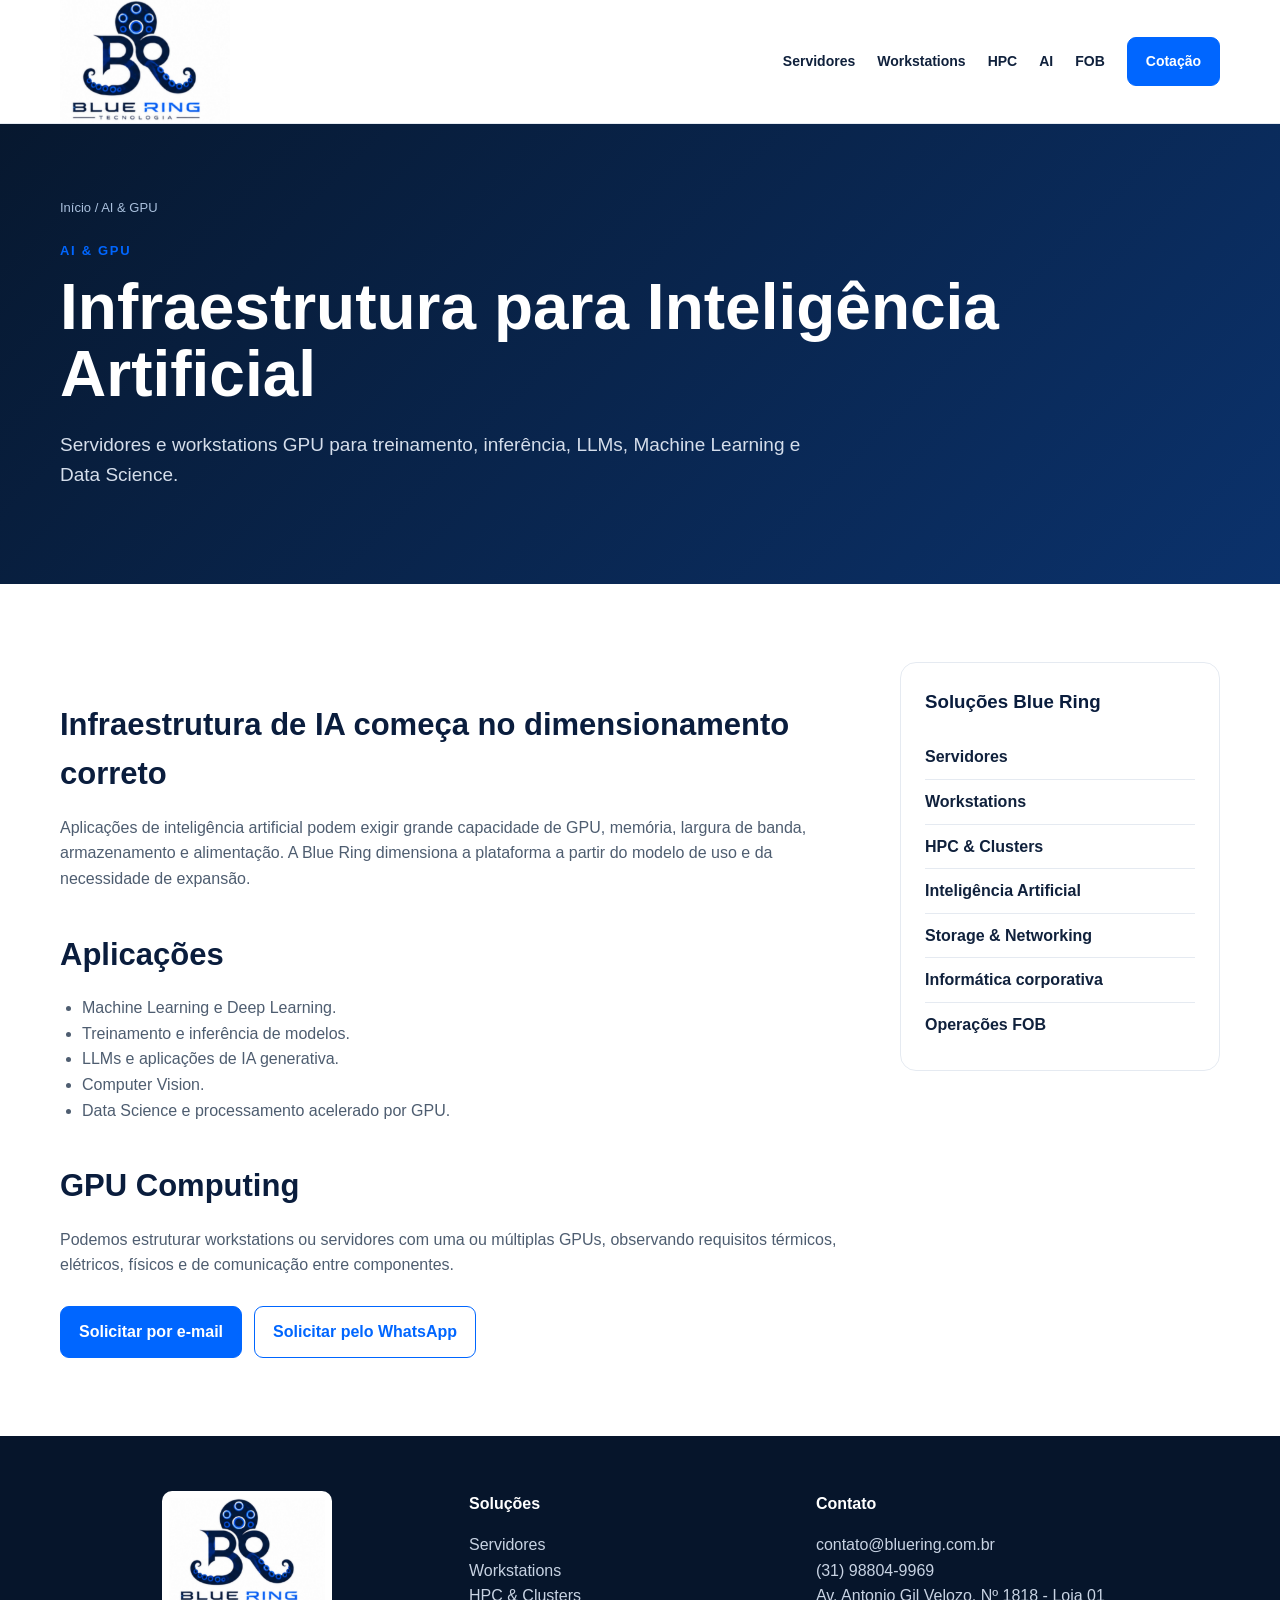
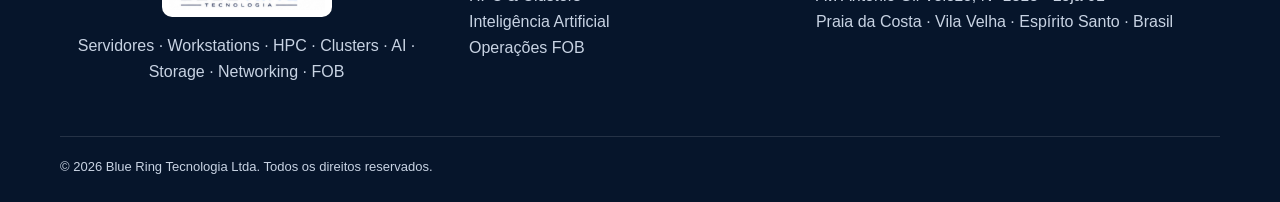
<file: inteligencia-artificial/index.html>
<!doctype html><html lang="pt-BR"><head><meta charset="utf-8"><meta name="viewport" content="width=device-width,initial-scale=1"><title>Infraestrutura para Inteligência Artificial | Blue Ring Tecnologia</title><meta name="description" content="Servidores e workstations GPU para treinamento, inferência, LLMs, Machine Learning e Data Science."><link rel="canonical" href="https://bluering.com.br/inteligencia-artificial/"><link rel="stylesheet" href="../style.css">  <link rel="icon" href="../favicon.ico" sizes="any">
  <link rel="icon" type="image/png" sizes="32x32" href="../favicon-32x32.png">
  <link rel="icon" type="image/png" sizes="16x16" href="../favicon-16x16.png">
  <link rel="apple-touch-icon" sizes="180x180" href="../apple-touch-icon.png">
</head><body><nav class="nav"><div class="wrap navin"><a class="brand" href="../"><img src="../BlueRing_Premium_4096.png" alt="Blue Ring Tecnologia"></a><div class="links"><a href="../servidores/">Servidores</a><a href="../workstations/">Workstations</a><a href="../hpc-clusters/">HPC</a><a href="../inteligencia-artificial/">AI</a><a href="../fornecimento-fob/">FOB</a><a class="btn primary" href="../contato/">Cotação</a></div><button class="menu" aria-label="Abrir menu" onclick="document.querySelector('.mobile').classList.toggle('open')">☰</button><div class="mobile"><a href="../servidores/">Servidores</a><a href="../workstations/">Workstations</a><a href="../hpc-clusters/">HPC & Clusters</a><a href="../inteligencia-artificial/">Inteligência Artificial</a><a href="../storage-networking/">Storage & Networking</a><a href="../fornecimento-fob/">Operações FOB</a><a href="../contato/">Contato / Cotação</a></div></div></nav><header class="pagehero"><div class="wrap"><div class="breadcrumbs"><a href="../">Início</a> / AI & GPU</div><span class="eyebrow">AI & GPU</span><h1>Infraestrutura para Inteligência Artificial</h1><p>Servidores e workstations GPU para treinamento, inferência, LLMs, Machine Learning e Data Science.</p></div></header><main class="section"><div class="wrap content"><article class="prose"><h2>Infraestrutura de IA começa no dimensionamento correto</h2><p>Aplicações de inteligência artificial podem exigir grande capacidade de GPU, memória, largura de banda, armazenamento e alimentação. A Blue Ring dimensiona a plataforma a partir do modelo de uso e da necessidade de expansão.</p><h2>Aplicações</h2><ul><li>Machine Learning e Deep Learning.</li><li>Treinamento e inferência de modelos.</li><li>LLMs e aplicações de IA generativa.</li><li>Computer Vision.</li><li>Data Science e processamento acelerado por GPU.</li></ul><h2>GPU Computing</h2><p>Podemos estruturar workstations ou servidores com uma ou múltiplas GPUs, observando requisitos térmicos, elétricos, físicos e de comunicação entre componentes.</p><div class="actions"><a class="btn primary" href="../contato/#cotacao">Solicitar por e-mail</a><a class="btn" href="https://wa.me/5531988049969?text=Olá%2C%20Blue%20Ring%20Tecnologia!%20Gostaria%20de%20uma%20cotação%20sobre%20inteligencia-artificial." target="_blank">Solicitar pelo WhatsApp</a></div></article><aside class="aside"><h3>Soluções Blue Ring</h3><a href="../servidores/">Servidores</a><a href="../workstations/">Workstations</a><a href="../hpc-clusters/">HPC & Clusters</a><a href="../inteligencia-artificial/">Inteligência Artificial</a><a href="../storage-networking/">Storage & Networking</a><a href="../informatica-corporativa/">Informática corporativa</a><a href="../fornecimento-fob/">Operações FOB</a></aside></div></main><footer><div class="wrap"><div class="foot"><div><a href="../"><img src="../BlueRing_Premium_4096.png" alt="Blue Ring Tecnologia"></a><p>Servidores · Workstations · HPC · Clusters · AI · Storage · Networking · FOB</p></div><div><strong>Soluções</strong><p><a href="../servidores/">Servidores</a><br><a href="../workstations/">Workstations</a><br><a href="../hpc-clusters/">HPC & Clusters</a><br><a href="../inteligencia-artificial/">Inteligência Artificial</a><br><a href="../fornecimento-fob/">Operações FOB</a></p></div><div><strong>Contato</strong><p><a href="mailto:contato@bluering.com.br">contato@bluering.com.br</a><br><a href="https://wa.me/5531988049969">(31) 98804-9969</a><br>Av. Antonio Gil Velozo, Nº 1818 - Loja 01<br>Praia da Costa · Vila Velha · Espírito Santo · Brasil</p></div></div><div class="copyright">© 2026 Blue Ring Tecnologia Ltda. Todos os direitos reservados.</div></div></footer></body></html>
</file>
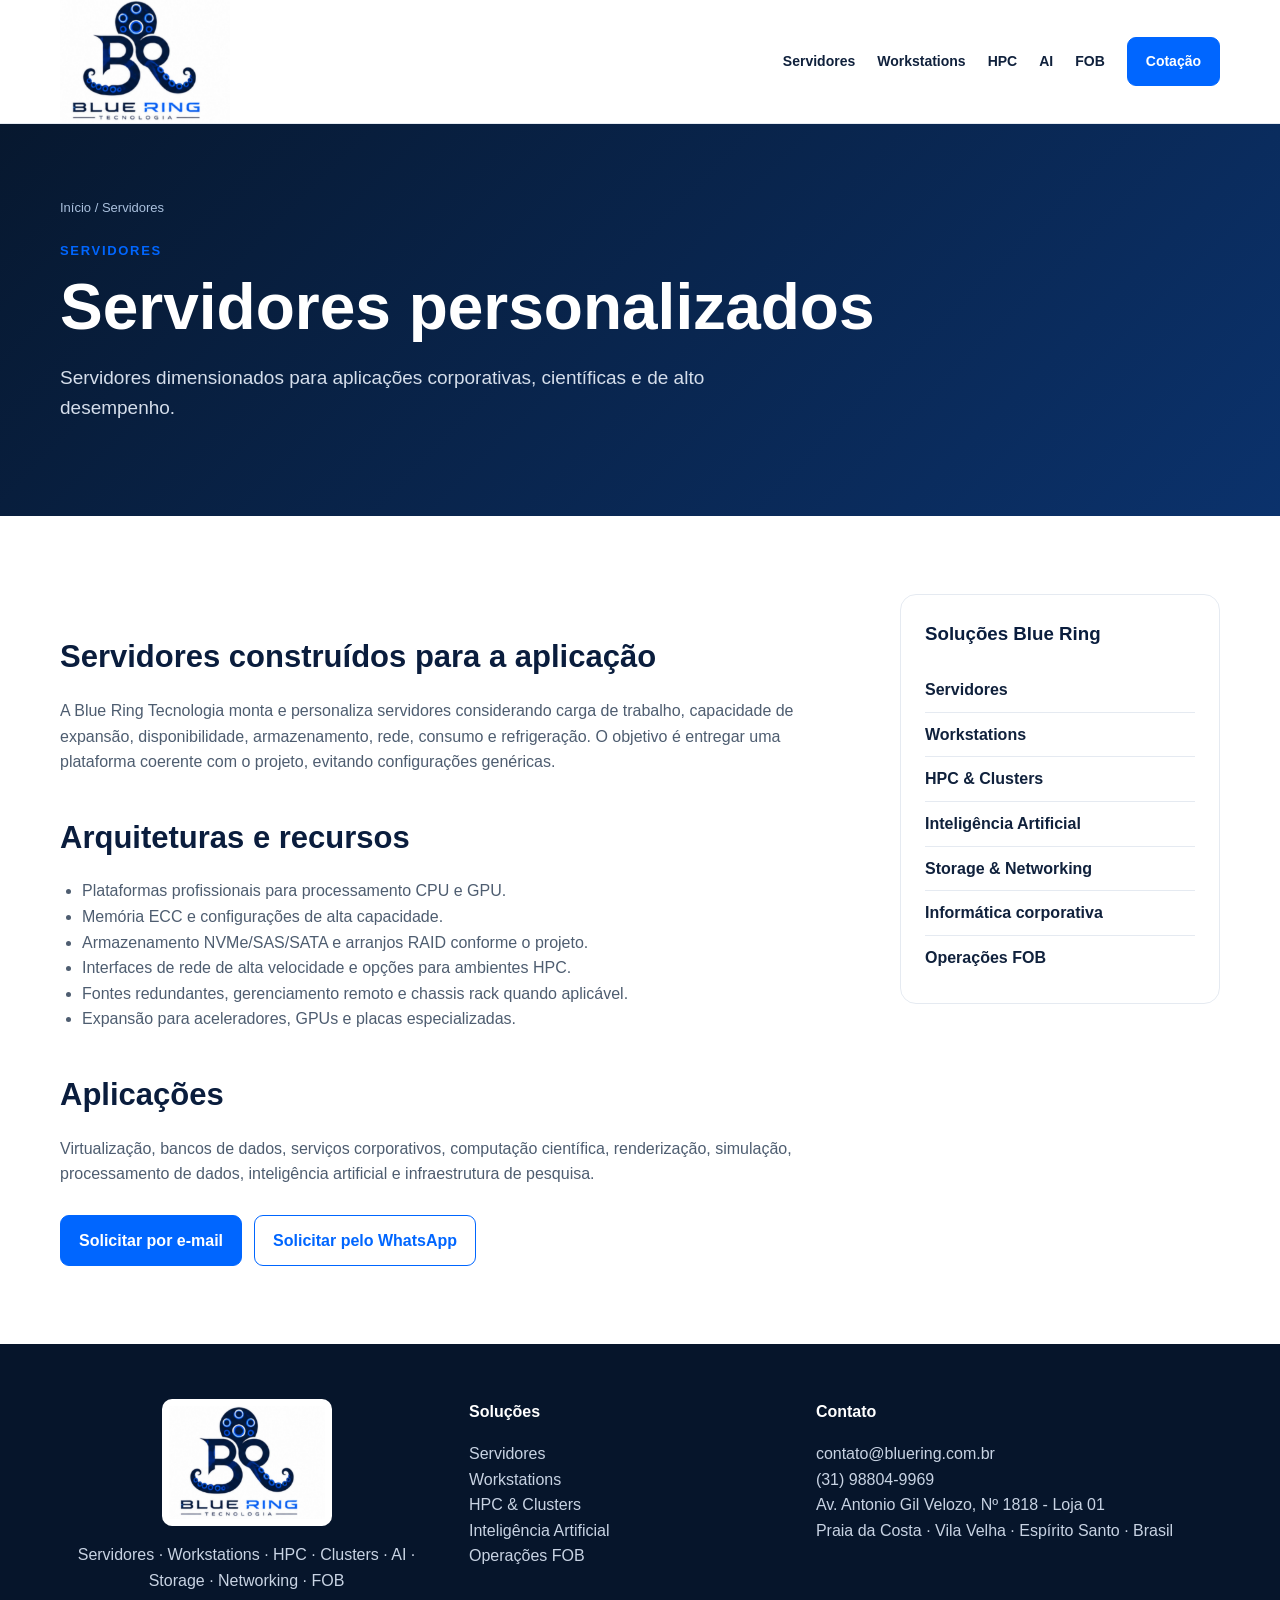
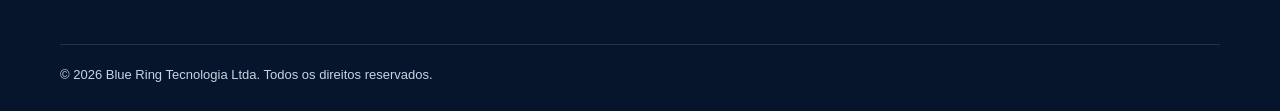
<file: servidores/index.html>
<!doctype html><html lang="pt-BR"><head><meta charset="utf-8"><meta name="viewport" content="width=device-width,initial-scale=1"><title>Servidores personalizados | Blue Ring Tecnologia</title><meta name="description" content="Servidores dimensionados para aplicações corporativas, científicas e de alto desempenho."><link rel="canonical" href="https://bluering.com.br/servidores/"><link rel="stylesheet" href="../style.css">  <link rel="icon" href="../favicon.ico" sizes="any">
  <link rel="icon" type="image/png" sizes="32x32" href="../favicon-32x32.png">
  <link rel="icon" type="image/png" sizes="16x16" href="../favicon-16x16.png">
  <link rel="apple-touch-icon" sizes="180x180" href="../apple-touch-icon.png">
</head><body><nav class="nav"><div class="wrap navin"><a class="brand" href="../"><img src="../BlueRing_Premium_4096.png" alt="Blue Ring Tecnologia"></a><div class="links"><a href="../servidores/">Servidores</a><a href="../workstations/">Workstations</a><a href="../hpc-clusters/">HPC</a><a href="../inteligencia-artificial/">AI</a><a href="../fornecimento-fob/">FOB</a><a class="btn primary" href="../contato/">Cotação</a></div><button class="menu" aria-label="Abrir menu" onclick="document.querySelector('.mobile').classList.toggle('open')">☰</button><div class="mobile"><a href="../servidores/">Servidores</a><a href="../workstations/">Workstations</a><a href="../hpc-clusters/">HPC & Clusters</a><a href="../inteligencia-artificial/">Inteligência Artificial</a><a href="../storage-networking/">Storage & Networking</a><a href="../fornecimento-fob/">Operações FOB</a><a href="../contato/">Contato / Cotação</a></div></div></nav><header class="pagehero"><div class="wrap"><div class="breadcrumbs"><a href="../">Início</a> / Servidores</div><span class="eyebrow">Servidores</span><h1>Servidores personalizados</h1><p>Servidores dimensionados para aplicações corporativas, científicas e de alto desempenho.</p></div></header><main class="section"><div class="wrap content"><article class="prose"><h2>Servidores construídos para a aplicação</h2><p>A Blue Ring Tecnologia monta e personaliza servidores considerando carga de trabalho, capacidade de expansão, disponibilidade, armazenamento, rede, consumo e refrigeração. O objetivo é entregar uma plataforma coerente com o projeto, evitando configurações genéricas.</p><h2>Arquiteturas e recursos</h2><ul><li>Plataformas profissionais para processamento CPU e GPU.</li><li>Memória ECC e configurações de alta capacidade.</li><li>Armazenamento NVMe/SAS/SATA e arranjos RAID conforme o projeto.</li><li>Interfaces de rede de alta velocidade e opções para ambientes HPC.</li><li>Fontes redundantes, gerenciamento remoto e chassis rack quando aplicável.</li><li>Expansão para aceleradores, GPUs e placas especializadas.</li></ul><h2>Aplicações</h2><p>Virtualização, bancos de dados, serviços corporativos, computação científica, renderização, simulação, processamento de dados, inteligência artificial e infraestrutura de pesquisa.</p><div class="actions"><a class="btn primary" href="../contato/#cotacao">Solicitar por e-mail</a><a class="btn" href="https://wa.me/5531988049969?text=Olá%2C%20Blue%20Ring%20Tecnologia!%20Gostaria%20de%20uma%20cotação%20sobre%20servidores." target="_blank">Solicitar pelo WhatsApp</a></div></article><aside class="aside"><h3>Soluções Blue Ring</h3><a href="../servidores/">Servidores</a><a href="../workstations/">Workstations</a><a href="../hpc-clusters/">HPC & Clusters</a><a href="../inteligencia-artificial/">Inteligência Artificial</a><a href="../storage-networking/">Storage & Networking</a><a href="../informatica-corporativa/">Informática corporativa</a><a href="../fornecimento-fob/">Operações FOB</a></aside></div></main><footer><div class="wrap"><div class="foot"><div><a href="../"><img src="../BlueRing_Premium_4096.png" alt="Blue Ring Tecnologia"></a><p>Servidores · Workstations · HPC · Clusters · AI · Storage · Networking · FOB</p></div><div><strong>Soluções</strong><p><a href="../servidores/">Servidores</a><br><a href="../workstations/">Workstations</a><br><a href="../hpc-clusters/">HPC & Clusters</a><br><a href="../inteligencia-artificial/">Inteligência Artificial</a><br><a href="../fornecimento-fob/">Operações FOB</a></p></div><div><strong>Contato</strong><p><a href="mailto:contato@bluering.com.br">contato@bluering.com.br</a><br><a href="https://wa.me/5531988049969">(31) 98804-9969</a><br>Av. Antonio Gil Velozo, Nº 1818 - Loja 01<br>Praia da Costa · Vila Velha · Espírito Santo · Brasil</p></div></div><div class="copyright">© 2026 Blue Ring Tecnologia Ltda. Todos os direitos reservados.</div></div></footer></body></html>
</file>
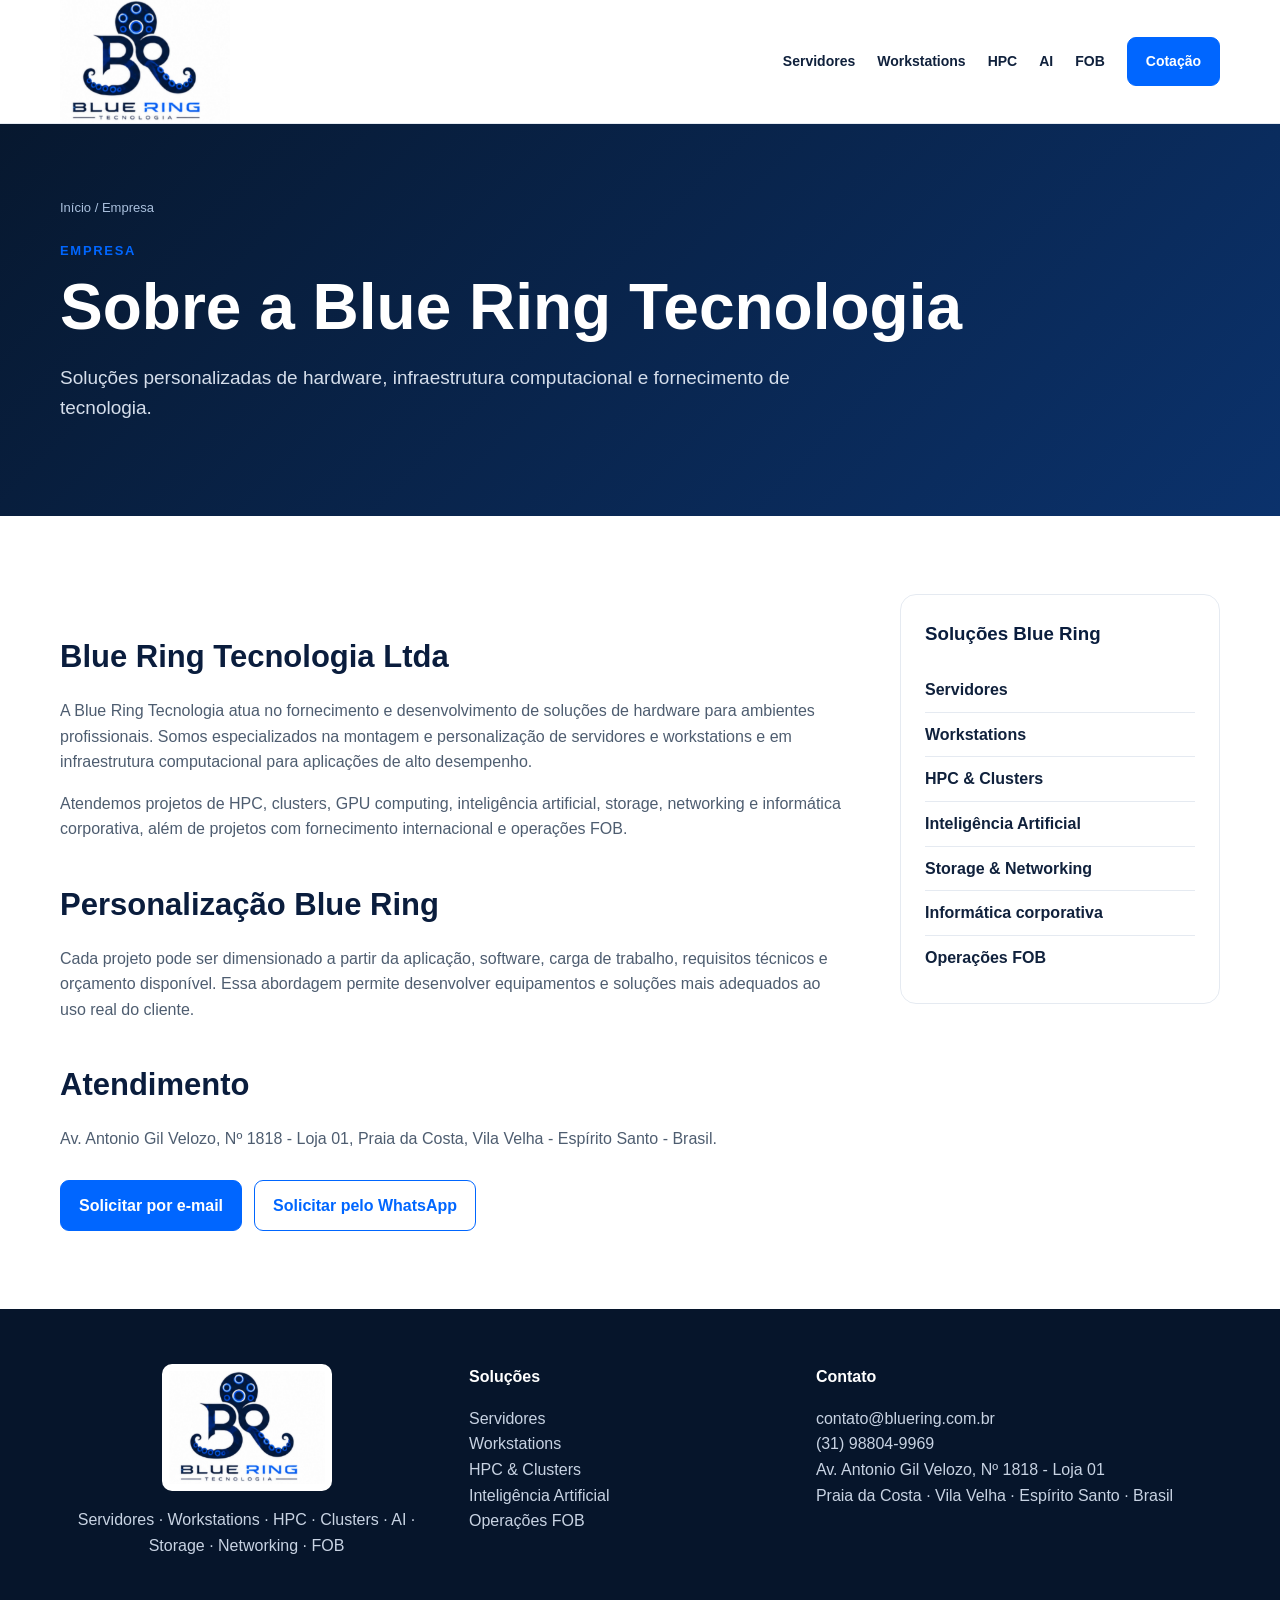
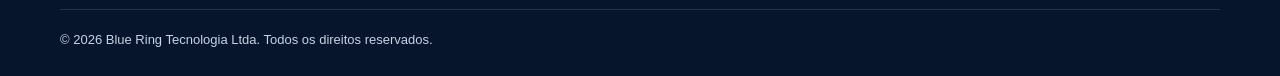
<file: sobre/index.html>
<!doctype html><html lang="pt-BR"><head><meta charset="utf-8"><meta name="viewport" content="width=device-width,initial-scale=1"><title>Sobre a Blue Ring Tecnologia | Blue Ring Tecnologia</title><meta name="description" content="Soluções personalizadas de hardware, infraestrutura computacional e fornecimento de tecnologia."><link rel="canonical" href="https://bluering.com.br/sobre/"><link rel="stylesheet" href="../style.css">  <link rel="icon" href="../favicon.ico" sizes="any">
  <link rel="icon" type="image/png" sizes="32x32" href="../favicon-32x32.png">
  <link rel="icon" type="image/png" sizes="16x16" href="../favicon-16x16.png">
  <link rel="apple-touch-icon" sizes="180x180" href="../apple-touch-icon.png">
</head><body><nav class="nav"><div class="wrap navin"><a class="brand" href="../"><img src="../BlueRing_Premium_4096.png" alt="Blue Ring Tecnologia"></a><div class="links"><a href="../servidores/">Servidores</a><a href="../workstations/">Workstations</a><a href="../hpc-clusters/">HPC</a><a href="../inteligencia-artificial/">AI</a><a href="../fornecimento-fob/">FOB</a><a class="btn primary" href="../contato/">Cotação</a></div><button class="menu" aria-label="Abrir menu" onclick="document.querySelector('.mobile').classList.toggle('open')">☰</button><div class="mobile"><a href="../servidores/">Servidores</a><a href="../workstations/">Workstations</a><a href="../hpc-clusters/">HPC & Clusters</a><a href="../inteligencia-artificial/">Inteligência Artificial</a><a href="../storage-networking/">Storage & Networking</a><a href="../fornecimento-fob/">Operações FOB</a><a href="../contato/">Contato / Cotação</a></div></div></nav><header class="pagehero"><div class="wrap"><div class="breadcrumbs"><a href="../">Início</a> / Empresa</div><span class="eyebrow">Empresa</span><h1>Sobre a Blue Ring Tecnologia</h1><p>Soluções personalizadas de hardware, infraestrutura computacional e fornecimento de tecnologia.</p></div></header><main class="section"><div class="wrap content"><article class="prose"><h2>Blue Ring Tecnologia Ltda</h2><p>A Blue Ring Tecnologia atua no fornecimento e desenvolvimento de soluções de hardware para ambientes profissionais. Somos especializados na montagem e personalização de servidores e workstations e em infraestrutura computacional para aplicações de alto desempenho.</p><p>Atendemos projetos de HPC, clusters, GPU computing, inteligência artificial, storage, networking e informática corporativa, além de projetos com fornecimento internacional e operações FOB.</p><h2>Personalização Blue Ring</h2><p>Cada projeto pode ser dimensionado a partir da aplicação, software, carga de trabalho, requisitos técnicos e orçamento disponível. Essa abordagem permite desenvolver equipamentos e soluções mais adequados ao uso real do cliente.</p><h2>Atendimento</h2><p>Av. Antonio Gil Velozo, Nº 1818 - Loja 01, Praia da Costa, Vila Velha - Espírito Santo - Brasil.</p><div class="actions"><a class="btn primary" href="../contato/#cotacao">Solicitar por e-mail</a><a class="btn" href="https://wa.me/5531988049969?text=Olá%2C%20Blue%20Ring%20Tecnologia!%20Gostaria%20de%20uma%20cotação%20sobre%20sobre." target="_blank">Solicitar pelo WhatsApp</a></div></article><aside class="aside"><h3>Soluções Blue Ring</h3><a href="../servidores/">Servidores</a><a href="../workstations/">Workstations</a><a href="../hpc-clusters/">HPC & Clusters</a><a href="../inteligencia-artificial/">Inteligência Artificial</a><a href="../storage-networking/">Storage & Networking</a><a href="../informatica-corporativa/">Informática corporativa</a><a href="../fornecimento-fob/">Operações FOB</a></aside></div></main><footer><div class="wrap"><div class="foot"><div><a href="../"><img src="../BlueRing_Premium_4096.png" alt="Blue Ring Tecnologia"></a><p>Servidores · Workstations · HPC · Clusters · AI · Storage · Networking · FOB</p></div><div><strong>Soluções</strong><p><a href="../servidores/">Servidores</a><br><a href="../workstations/">Workstations</a><br><a href="../hpc-clusters/">HPC & Clusters</a><br><a href="../inteligencia-artificial/">Inteligência Artificial</a><br><a href="../fornecimento-fob/">Operações FOB</a></p></div><div><strong>Contato</strong><p><a href="mailto:contato@bluering.com.br">contato@bluering.com.br</a><br><a href="https://wa.me/5531988049969">(31) 98804-9969</a><br>Av. Antonio Gil Velozo, Nº 1818 - Loja 01<br>Praia da Costa · Vila Velha · Espírito Santo · Brasil</p></div></div><div class="copyright">© 2026 Blue Ring Tecnologia Ltda. Todos os direitos reservados.</div></div></footer></body></html>
</file>
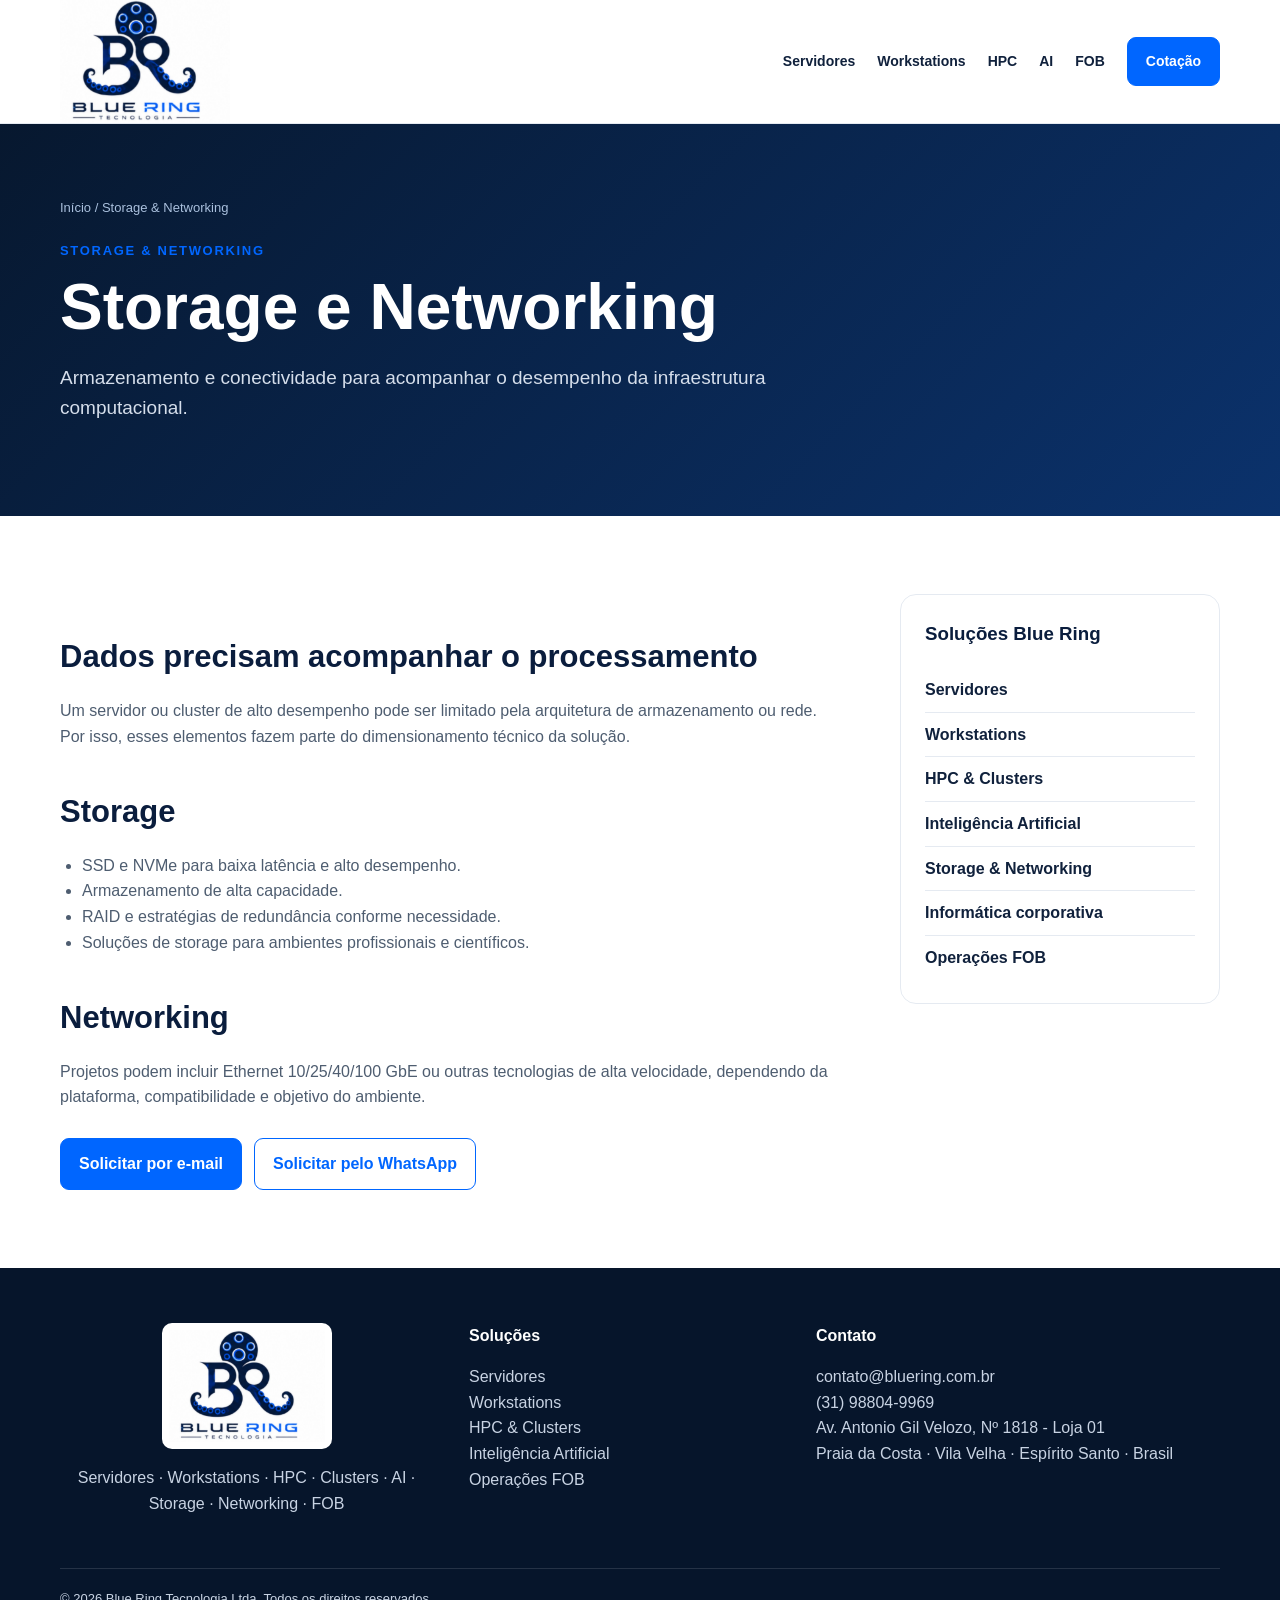
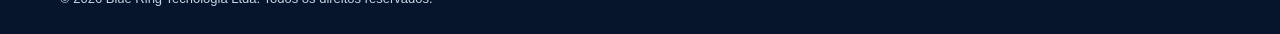
<file: storage-networking/index.html>
<!doctype html><html lang="pt-BR"><head><meta charset="utf-8"><meta name="viewport" content="width=device-width,initial-scale=1"><title>Storage e Networking | Blue Ring Tecnologia</title><meta name="description" content="Armazenamento e conectividade para acompanhar o desempenho da infraestrutura computacional."><link rel="canonical" href="https://bluering.com.br/storage-networking/"><link rel="stylesheet" href="../style.css">  <link rel="icon" href="../favicon.ico" sizes="any">
  <link rel="icon" type="image/png" sizes="32x32" href="../favicon-32x32.png">
  <link rel="icon" type="image/png" sizes="16x16" href="../favicon-16x16.png">
  <link rel="apple-touch-icon" sizes="180x180" href="../apple-touch-icon.png">
</head><body><nav class="nav"><div class="wrap navin"><a class="brand" href="../"><img src="../BlueRing_Premium_4096.png" alt="Blue Ring Tecnologia"></a><div class="links"><a href="../servidores/">Servidores</a><a href="../workstations/">Workstations</a><a href="../hpc-clusters/">HPC</a><a href="../inteligencia-artificial/">AI</a><a href="../fornecimento-fob/">FOB</a><a class="btn primary" href="../contato/">Cotação</a></div><button class="menu" aria-label="Abrir menu" onclick="document.querySelector('.mobile').classList.toggle('open')">☰</button><div class="mobile"><a href="../servidores/">Servidores</a><a href="../workstations/">Workstations</a><a href="../hpc-clusters/">HPC & Clusters</a><a href="../inteligencia-artificial/">Inteligência Artificial</a><a href="../storage-networking/">Storage & Networking</a><a href="../fornecimento-fob/">Operações FOB</a><a href="../contato/">Contato / Cotação</a></div></div></nav><header class="pagehero"><div class="wrap"><div class="breadcrumbs"><a href="../">Início</a> / Storage & Networking</div><span class="eyebrow">Storage & Networking</span><h1>Storage e Networking</h1><p>Armazenamento e conectividade para acompanhar o desempenho da infraestrutura computacional.</p></div></header><main class="section"><div class="wrap content"><article class="prose"><h2>Dados precisam acompanhar o processamento</h2><p>Um servidor ou cluster de alto desempenho pode ser limitado pela arquitetura de armazenamento ou rede. Por isso, esses elementos fazem parte do dimensionamento técnico da solução.</p><h2>Storage</h2><ul><li>SSD e NVMe para baixa latência e alto desempenho.</li><li>Armazenamento de alta capacidade.</li><li>RAID e estratégias de redundância conforme necessidade.</li><li>Soluções de storage para ambientes profissionais e científicos.</li></ul><h2>Networking</h2><p>Projetos podem incluir Ethernet 10/25/40/100 GbE ou outras tecnologias de alta velocidade, dependendo da plataforma, compatibilidade e objetivo do ambiente.</p><div class="actions"><a class="btn primary" href="../contato/#cotacao">Solicitar por e-mail</a><a class="btn" href="https://wa.me/5531988049969?text=Olá%2C%20Blue%20Ring%20Tecnologia!%20Gostaria%20de%20uma%20cotação%20sobre%20storage-networking." target="_blank">Solicitar pelo WhatsApp</a></div></article><aside class="aside"><h3>Soluções Blue Ring</h3><a href="../servidores/">Servidores</a><a href="../workstations/">Workstations</a><a href="../hpc-clusters/">HPC & Clusters</a><a href="../inteligencia-artificial/">Inteligência Artificial</a><a href="../storage-networking/">Storage & Networking</a><a href="../informatica-corporativa/">Informática corporativa</a><a href="../fornecimento-fob/">Operações FOB</a></aside></div></main><footer><div class="wrap"><div class="foot"><div><a href="../"><img src="../BlueRing_Premium_4096.png" alt="Blue Ring Tecnologia"></a><p>Servidores · Workstations · HPC · Clusters · AI · Storage · Networking · FOB</p></div><div><strong>Soluções</strong><p><a href="../servidores/">Servidores</a><br><a href="../workstations/">Workstations</a><br><a href="../hpc-clusters/">HPC & Clusters</a><br><a href="../inteligencia-artificial/">Inteligência Artificial</a><br><a href="../fornecimento-fob/">Operações FOB</a></p></div><div><strong>Contato</strong><p><a href="mailto:contato@bluering.com.br">contato@bluering.com.br</a><br><a href="https://wa.me/5531988049969">(31) 98804-9969</a><br>Av. Antonio Gil Velozo, Nº 1818 - Loja 01<br>Praia da Costa · Vila Velha · Espírito Santo · Brasil</p></div></div><div class="copyright">© 2026 Blue Ring Tecnologia Ltda. Todos os direitos reservados.</div></div></footer></body></html>
</file>
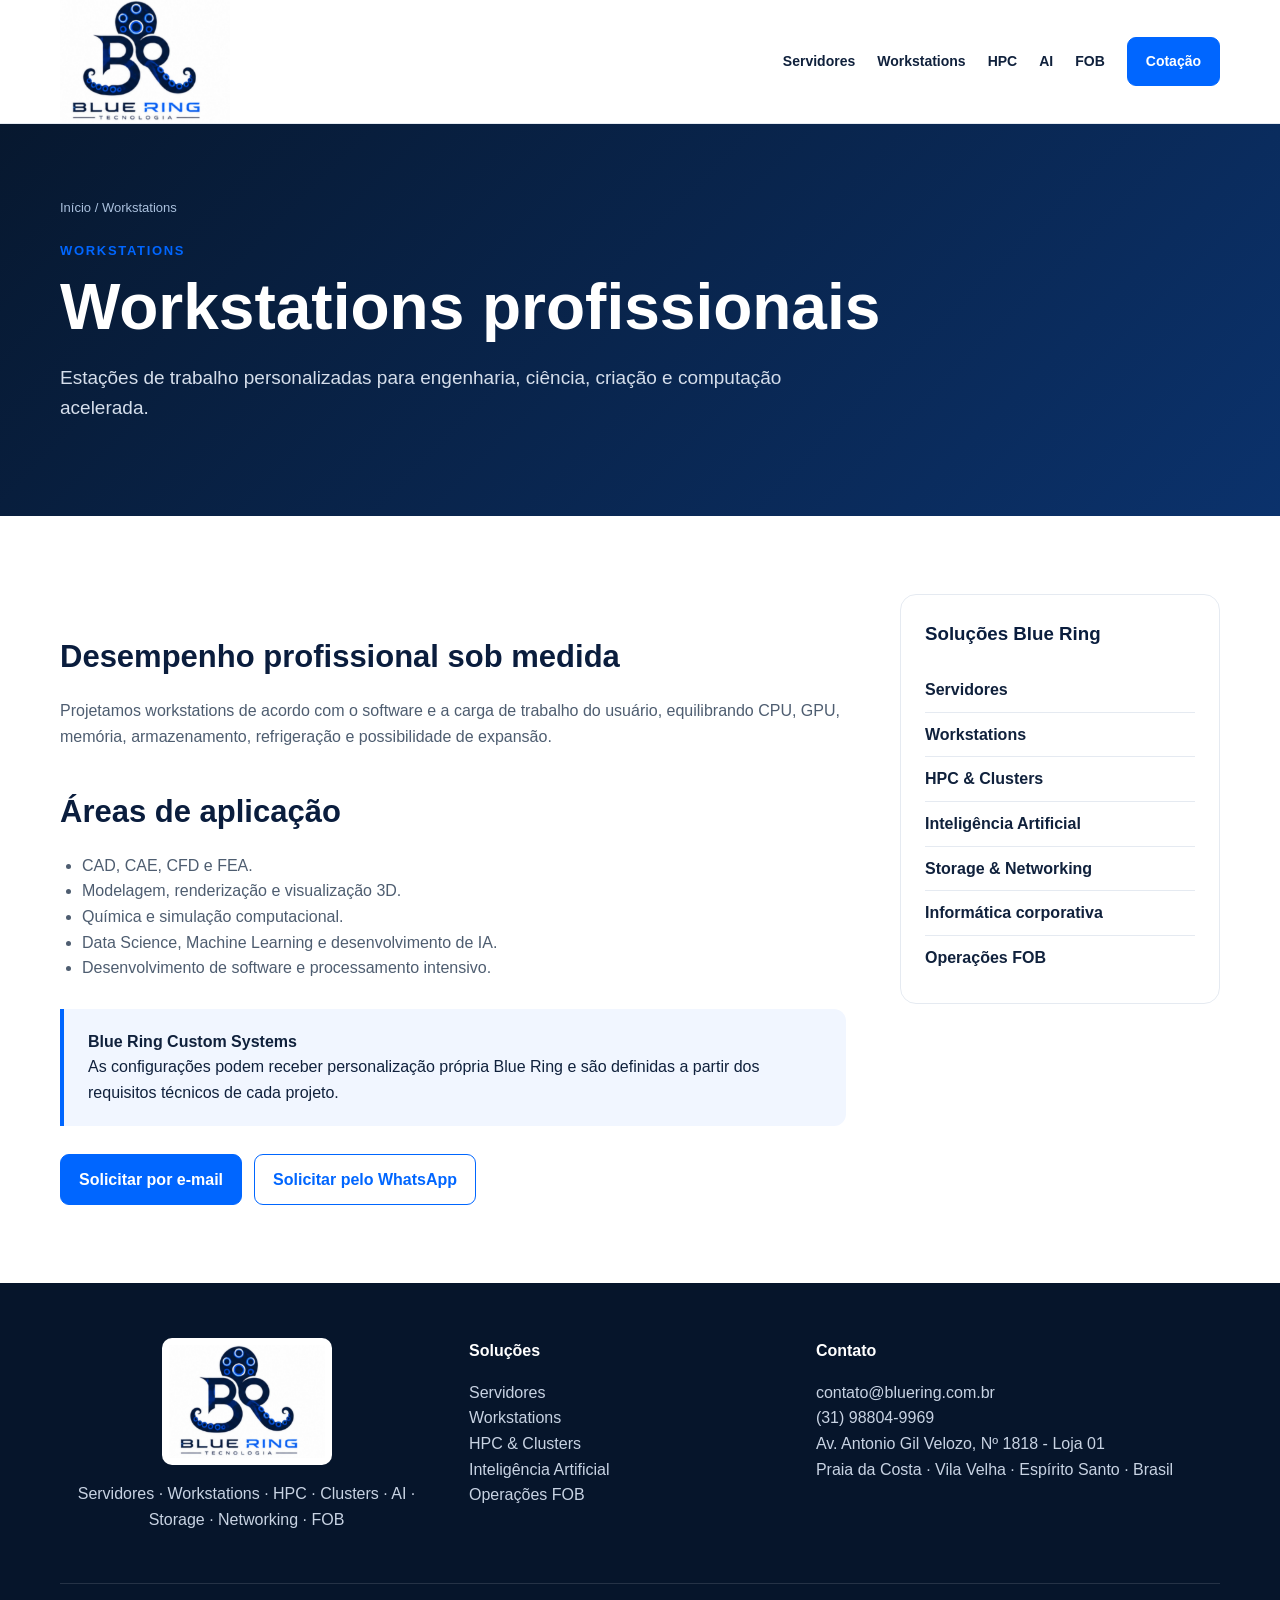
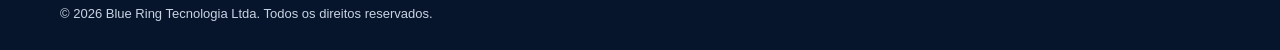
<file: workstations/index.html>
<!doctype html><html lang="pt-BR"><head><meta charset="utf-8"><meta name="viewport" content="width=device-width,initial-scale=1"><title>Workstations profissionais | Blue Ring Tecnologia</title><meta name="description" content="Estações de trabalho personalizadas para engenharia, ciência, criação e computação acelerada."><link rel="canonical" href="https://bluering.com.br/workstations/"><link rel="stylesheet" href="../style.css">  <link rel="icon" href="../favicon.ico" sizes="any">
  <link rel="icon" type="image/png" sizes="32x32" href="../favicon-32x32.png">
  <link rel="icon" type="image/png" sizes="16x16" href="../favicon-16x16.png">
  <link rel="apple-touch-icon" sizes="180x180" href="../apple-touch-icon.png">
</head><body><nav class="nav"><div class="wrap navin"><a class="brand" href="../"><img src="../BlueRing_Premium_4096.png" alt="Blue Ring Tecnologia"></a><div class="links"><a href="../servidores/">Servidores</a><a href="../workstations/">Workstations</a><a href="../hpc-clusters/">HPC</a><a href="../inteligencia-artificial/">AI</a><a href="../fornecimento-fob/">FOB</a><a class="btn primary" href="../contato/">Cotação</a></div><button class="menu" aria-label="Abrir menu" onclick="document.querySelector('.mobile').classList.toggle('open')">☰</button><div class="mobile"><a href="../servidores/">Servidores</a><a href="../workstations/">Workstations</a><a href="../hpc-clusters/">HPC & Clusters</a><a href="../inteligencia-artificial/">Inteligência Artificial</a><a href="../storage-networking/">Storage & Networking</a><a href="../fornecimento-fob/">Operações FOB</a><a href="../contato/">Contato / Cotação</a></div></div></nav><header class="pagehero"><div class="wrap"><div class="breadcrumbs"><a href="../">Início</a> / Workstations</div><span class="eyebrow">Workstations</span><h1>Workstations profissionais</h1><p>Estações de trabalho personalizadas para engenharia, ciência, criação e computação acelerada.</p></div></header><main class="section"><div class="wrap content"><article class="prose"><h2>Desempenho profissional sob medida</h2><p>Projetamos workstations de acordo com o software e a carga de trabalho do usuário, equilibrando CPU, GPU, memória, armazenamento, refrigeração e possibilidade de expansão.</p><h2>Áreas de aplicação</h2><ul><li>CAD, CAE, CFD e FEA.</li><li>Modelagem, renderização e visualização 3D.</li><li>Química e simulação computacional.</li><li>Data Science, Machine Learning e desenvolvimento de IA.</li><li>Desenvolvimento de software e processamento intensivo.</li></ul><div class="highlight"><strong>Blue Ring Custom Systems</strong><br>As configurações podem receber personalização própria Blue Ring e são definidas a partir dos requisitos técnicos de cada projeto.</div><div class="actions"><a class="btn primary" href="../contato/#cotacao">Solicitar por e-mail</a><a class="btn" href="https://wa.me/5531988049969?text=Olá%2C%20Blue%20Ring%20Tecnologia!%20Gostaria%20de%20uma%20cotação%20sobre%20workstations." target="_blank">Solicitar pelo WhatsApp</a></div></article><aside class="aside"><h3>Soluções Blue Ring</h3><a href="../servidores/">Servidores</a><a href="../workstations/">Workstations</a><a href="../hpc-clusters/">HPC & Clusters</a><a href="../inteligencia-artificial/">Inteligência Artificial</a><a href="../storage-networking/">Storage & Networking</a><a href="../informatica-corporativa/">Informática corporativa</a><a href="../fornecimento-fob/">Operações FOB</a></aside></div></main><footer><div class="wrap"><div class="foot"><div><a href="../"><img src="../BlueRing_Premium_4096.png" alt="Blue Ring Tecnologia"></a><p>Servidores · Workstations · HPC · Clusters · AI · Storage · Networking · FOB</p></div><div><strong>Soluções</strong><p><a href="../servidores/">Servidores</a><br><a href="../workstations/">Workstations</a><br><a href="../hpc-clusters/">HPC & Clusters</a><br><a href="../inteligencia-artificial/">Inteligência Artificial</a><br><a href="../fornecimento-fob/">Operações FOB</a></p></div><div><strong>Contato</strong><p><a href="mailto:contato@bluering.com.br">contato@bluering.com.br</a><br><a href="https://wa.me/5531988049969">(31) 98804-9969</a><br>Av. Antonio Gil Velozo, Nº 1818 - Loja 01<br>Praia da Costa · Vila Velha · Espírito Santo · Brasil</p></div></div><div class="copyright">© 2026 Blue Ring Tecnologia Ltda. Todos os direitos reservados.</div></div></footer></body></html>
</file>
<file: style.css>
:root{--navy:#0A1D3D;--blue:#0066FF;--ink:#10213c;--muted:#5e6b7e;--line:#e5eaf1;--soft:#f5f8fc;--white:#fff}*{box-sizing:border-box}html{scroll-behavior:smooth}body{margin:0;font-family:Inter,Arial,sans-serif;color:var(--ink);line-height:1.6;background:#fff}a{color:inherit;text-decoration:none}.wrap{width:min(1160px,calc(100% - 40px));margin:auto}.nav{position:sticky;top:0;z-index:20;background:rgba(255,255,255,.96);border-bottom:1px solid var(--line);backdrop-filter:blur(10px)}.navin{min-height:82px;display:flex;align-items:center;gap:24px}.brand img{width:170px;display:block}.links{margin-left:auto;display:flex;align-items:center;gap:22px;font-size:14px;font-weight:700}.links a:hover{color:var(--blue)}.btn{display:inline-flex;align-items:center;justify-content:center;padding:12px 18px;border-radius:9px;border:1px solid var(--blue);font-weight:800;color:var(--blue);background:#fff}.btn.primary{background:var(--blue);color:#fff}.hero{background:linear-gradient(135deg,#07182f,#0a2b5c);color:#fff;padding:90px 0}.hero .grid2{display:grid;grid-template-columns:1.25fr .75fr;gap:60px;align-items:center}.eyebrow{display:inline-block;color:var(--blue);font-size:13px;letter-spacing:.13em;text-transform:uppercase;font-weight:900;margin-bottom:12px}.hero .eyebrow{color:#76aaff}.hero h1,.pagehero h1{font-size:clamp(38px,5vw,64px);line-height:1.05;margin:0 0 22px}.hero p,.pagehero p{font-size:19px;color:#d5deeb;max-width:760px}.hero-logo{background:#fff;border-radius:24px;padding:26px;box-shadow:0 20px 60px #0004}.hero-logo img{width:100%;display:block}.actions{display:flex;gap:12px;flex-wrap:wrap;margin-top:28px}.section{padding:78px 0}.soft{background:var(--soft)}.head{max-width:800px;margin-bottom:36px}.head h2{font-size:clamp(30px,4vw,45px);line-height:1.12;margin:0 0 14px;color:var(--navy)}.head p{color:var(--muted);font-size:17px}.cards{display:grid;grid-template-columns:repeat(3,1fr);gap:20px}.card{border:1px solid var(--line);border-radius:16px;padding:27px;background:#fff}.card h3{color:var(--navy);margin:10px 0 8px}.card p{color:var(--muted);margin:0 0 15px}.card .more{color:var(--blue);font-weight:800}.icon{width:46px;height:46px;border-radius:12px;background:#eaf2ff;color:var(--blue);display:grid;place-items:center;font-weight:900}.pagehero{background:linear-gradient(135deg,#07182f,#0b326c);color:#fff;padding:74px 0}.breadcrumbs{font-size:13px;color:#aac0dd;margin-bottom:18px}.content{display:grid;grid-template-columns:1fr 320px;gap:54px}.prose h2{color:var(--navy);font-size:31px;margin:38px 0 12px}.prose h3{color:var(--navy);font-size:21px;margin:25px 0 7px}.prose p,.prose li{color:#4e5d70}.prose ul{padding-left:22px}.aside{border:1px solid var(--line);border-radius:16px;padding:24px;height:max-content;position:sticky;top:110px}.aside h3{margin-top:0;color:var(--navy)}.aside a{display:block;padding:9px 0;border-bottom:1px solid var(--line);font-weight:700}.aside a:last-child{border:0}.aside a:hover{color:var(--blue)}.highlight{border-left:4px solid var(--blue);background:#f1f6ff;padding:20px 24px;margin:28px 0;border-radius:0 12px 12px 0}.cta{background:var(--navy);color:#fff;border-radius:22px;padding:42px;display:flex;justify-content:space-between;gap:30px;align-items:center}.cta h2{margin:0 0 8px;font-size:30px}.cta p{margin:0;color:#c9d4e5}.cta .btn{background:#fff}.fob-band{background:linear-gradient(135deg,#06317a,#0066ff);color:#fff;padding:55px 0}.fob-band h2{font-size:38px;margin:0 0 10px}.fob-band p{max-width:800px;color:#e8f0ff}.fob-band .btn{border-color:#fff;color:var(--navy);background:#fff}.facts{display:grid;grid-template-columns:repeat(4,1fr);gap:14px}.fact{padding:20px;border:1px solid var(--line);border-radius:14px;background:#fff}.fact b{display:block;color:var(--navy)}footer{background:#06152b;color:#c8d3e3;padding:55px 0 25px}.foot{display:grid;grid-template-columns:1.2fr 1fr 1.3fr;gap:36px}.foot img{width:170px;background:#fff;border-radius:10px;padding:7px}.foot strong{color:#fff}.foot a:hover{color:#fff}.copyright{border-top:1px solid #ffffff20;margin-top:35px;padding-top:20px;font-size:13px}.menu{display:none;margin-left:auto;border:0;background:none;font-size:27px}.mobile{display:none}.mobile.open{display:flex;position:absolute;left:0;right:0;top:82px;background:#fff;padding:20px;flex-direction:column;gap:14px;border-bottom:1px solid var(--line)}@media(max-width:900px){.links{display:none}.menu{display:block}.hero .grid2,.content{grid-template-columns:1fr}.hero-logo{max-width:500px}.cards{grid-template-columns:1fr 1fr}.facts{grid-template-columns:1fr 1fr}.aside{position:static}.foot{grid-template-columns:1fr}.cta{align-items:flex-start;flex-direction:column}}@media(max-width:600px){.wrap{width:min(100% - 28px,1160px)}.hero,.pagehero{padding:60px 0}.cards,.facts{grid-template-columns:1fr}.brand img{width:145px}.cta{padding:28px}.section{padding:58px 0}}

/* Hero video */
.hero-video{position:relative;overflow:hidden;background:#07182f}
.hero-bg-video{position:absolute;inset:0;width:100%;height:100%;object-fit:cover;object-position:center;z-index:0}
.hero-overlay{position:absolute;inset:0;background:linear-gradient(90deg,rgba(6,21,43,.94) 0%,rgba(10,29,61,.82) 48%,rgba(6,21,43,.62) 100%);z-index:1}
.hero-content{position:relative;z-index:2}
/* Footer logo alignment */
.foot>div:first-child{text-align:center}
.foot>div:first-child>a{display:flex;justify-content:center}
.foot>div:first-child img{display:block;margin:0 auto}
@media(max-width:700px){.hero-bg-video{display:none}.hero-video{background:linear-gradient(135deg,#07182f,#0a2b5c)}}

/* Hero refinado: marca apenas no cabeçalho/rodapé */
.hero-content{position:relative;z-index:2}
.hero-copy{max-width:780px}
.hero-video .hero-content{display:block}
/* Formulário de cotação */
.quote-form{margin-top:28px;padding:28px;border:1px solid #dbe3ef;border-radius:18px;background:#fff;box-shadow:0 12px 34px rgba(10,29,61,.07)}
.quote-form label{display:block;margin-bottom:18px;font-weight:700;color:#0A1D3D}
.quote-form label span{color:#0066FF}
.quote-form input,.quote-form textarea{box-sizing:border-box;width:100%;margin-top:8px;border:1px solid #cbd5e1;border-radius:10px;padding:13px 14px;font:inherit;color:#0A1D3D;background:#fff;outline:none;transition:border-color .2s,box-shadow .2s}
.quote-form textarea{resize:vertical;min-height:150px}
.quote-form input:focus,.quote-form textarea:focus{border-color:#0066FF;box-shadow:0 0 0 3px rgba(0,102,255,.12)}
.form-grid{display:grid;grid-template-columns:1fr 1fr;gap:16px}
.form-note{font-size:.86rem;color:#64748b;margin:12px 0 0}
.form-trap{position:absolute!important;left:-9999px!important;width:1px!important;height:1px!important;opacity:0!important}
.contact-direct{margin-top:34px;padding-top:26px;border-top:1px solid #e2e8f0}
@media(max-width:700px){.form-grid{grid-template-columns:1fr}.quote-form{padding:20px}}
</file>
